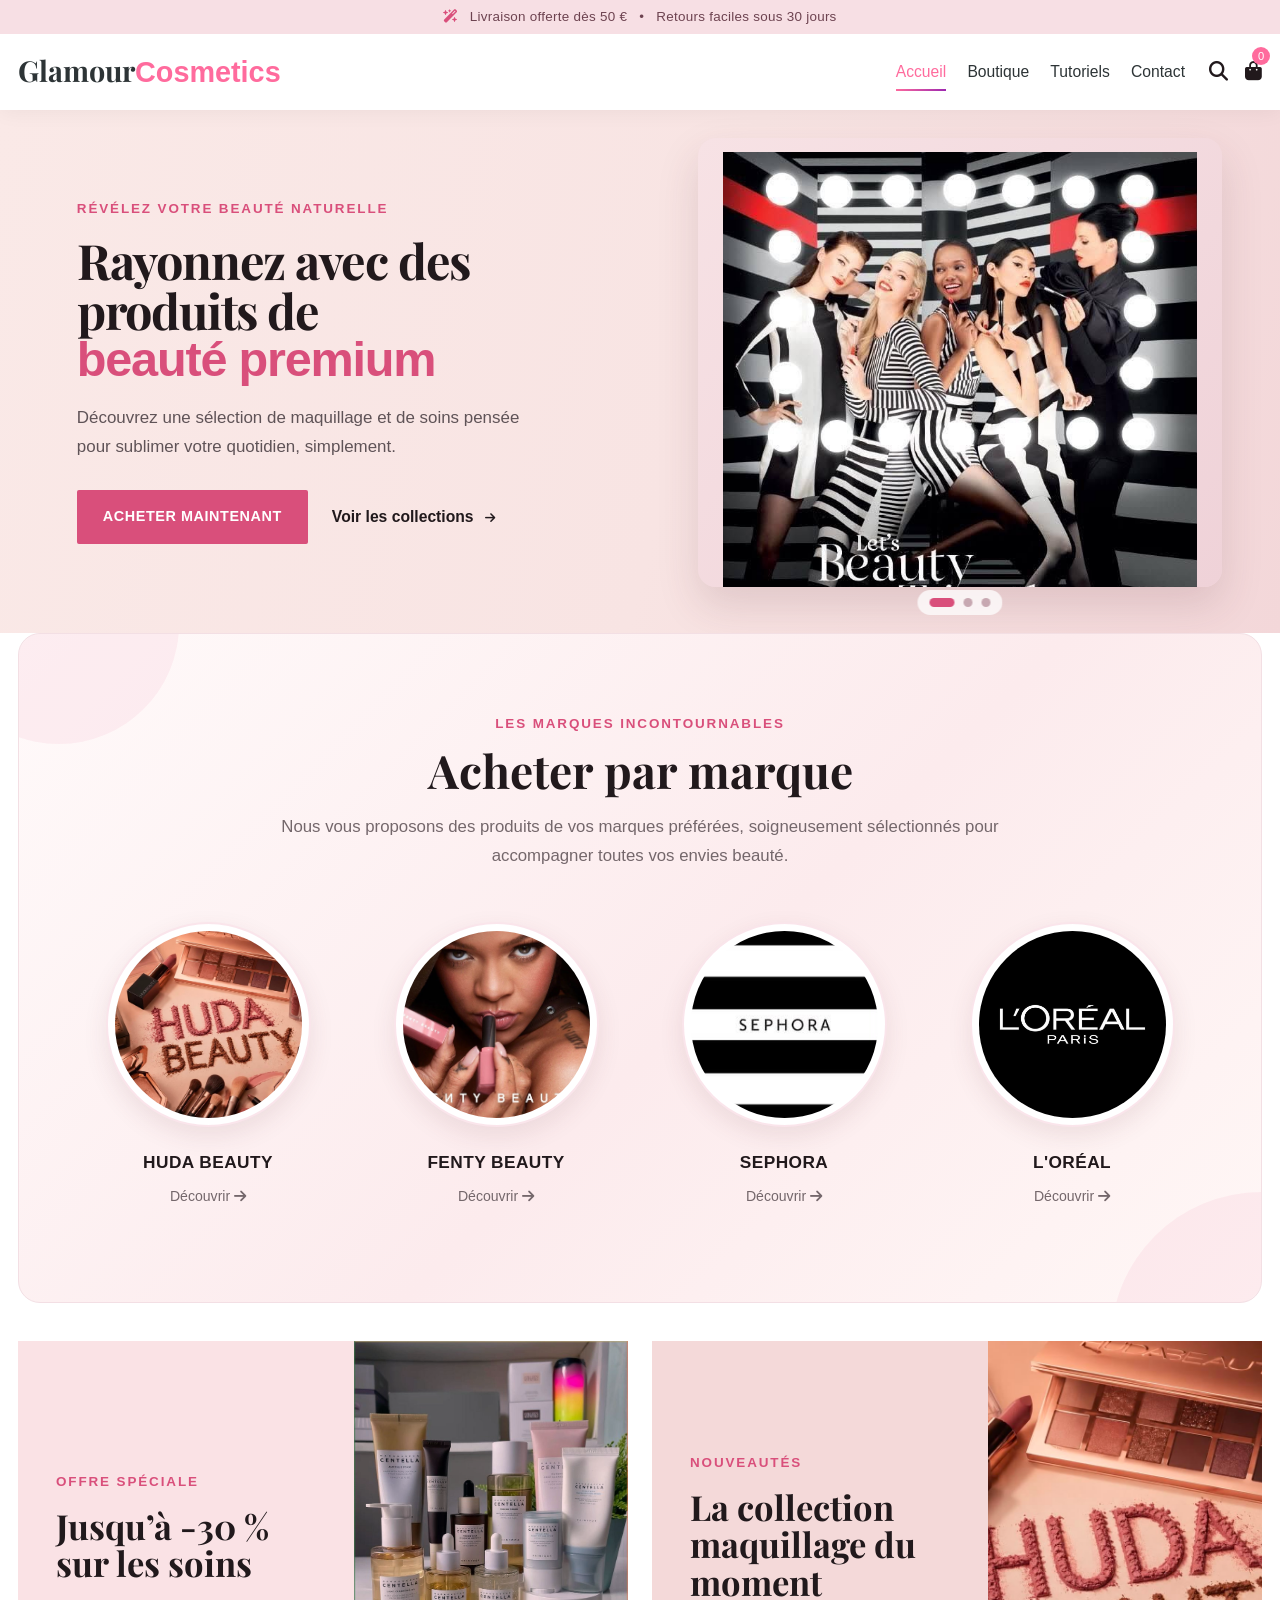
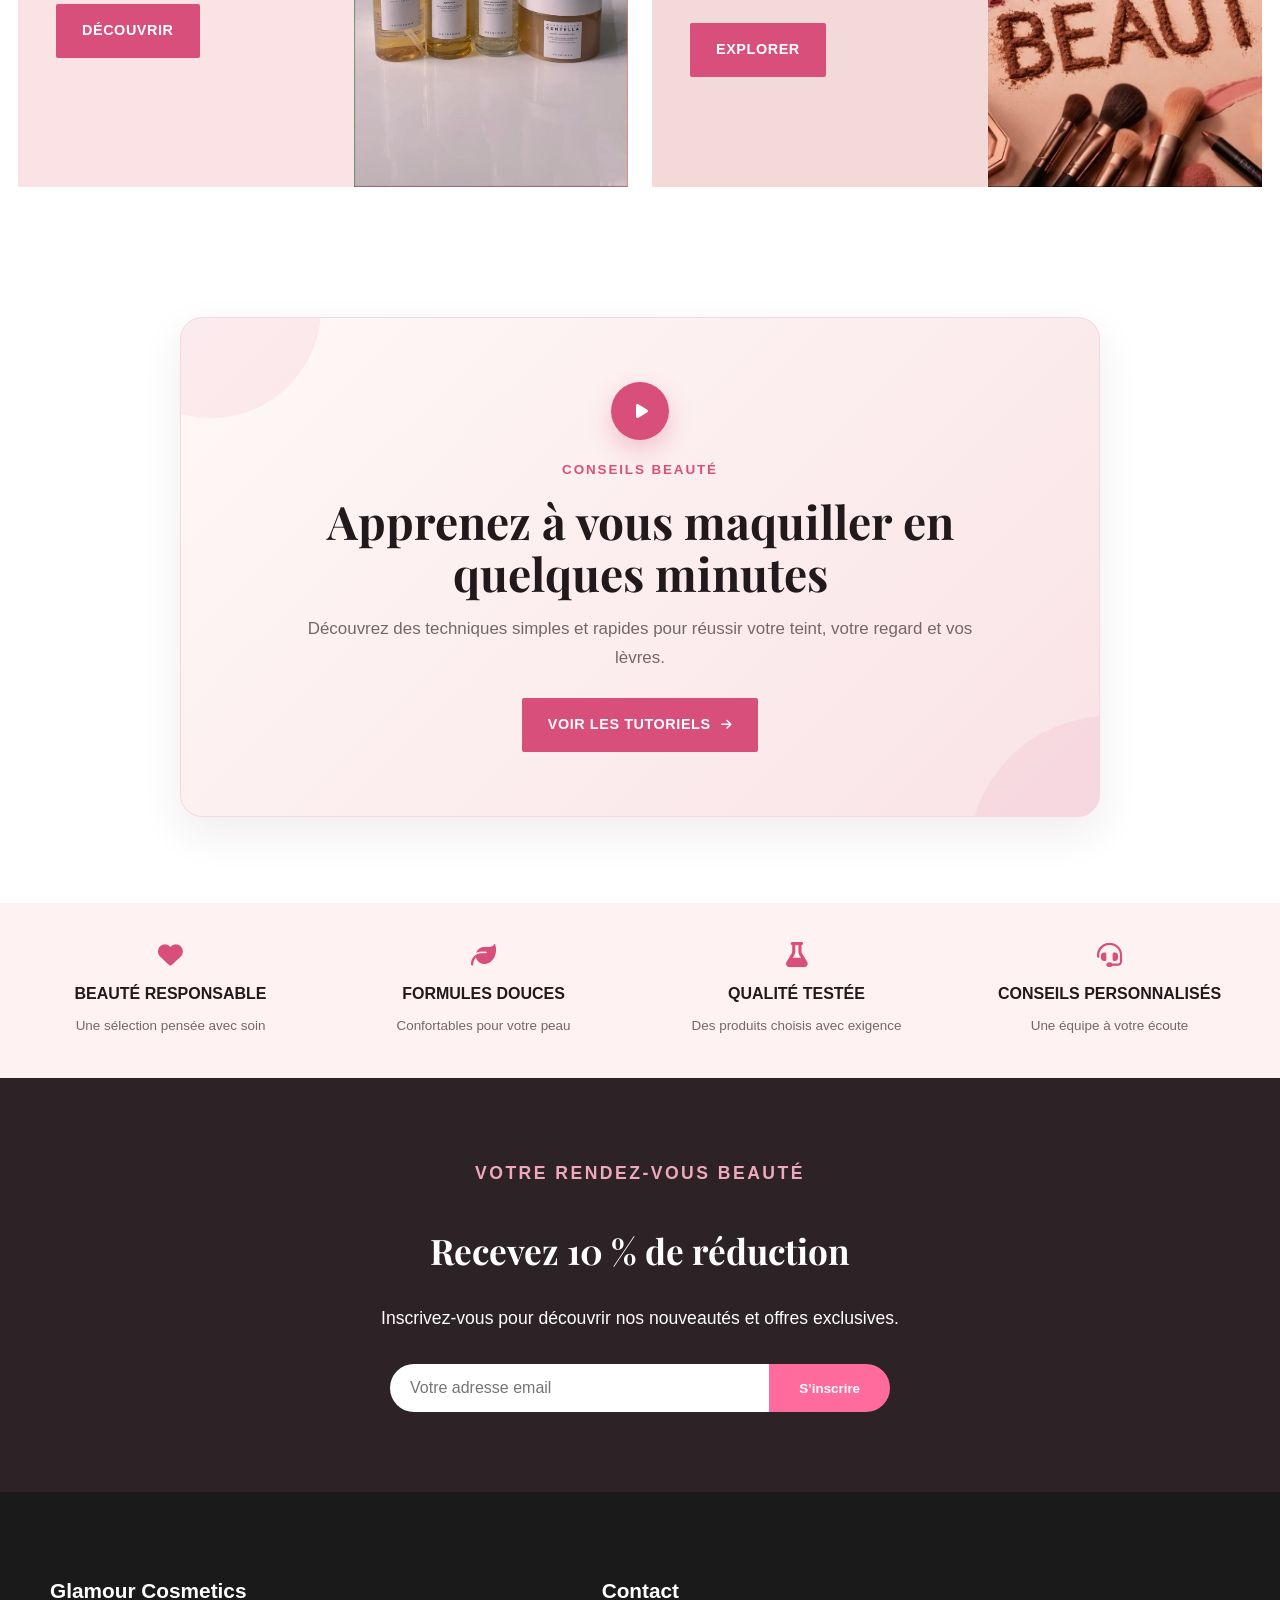
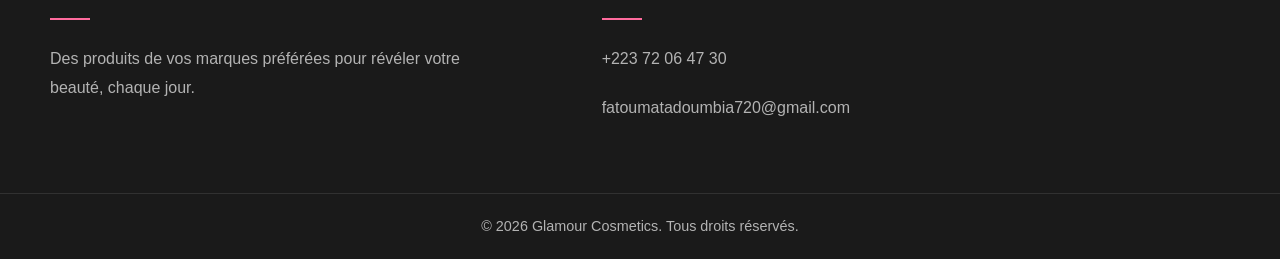
<file: index.html>
﻿<!DOCTYPE html>
<html lang="fr">
<head>
  <meta charset="UTF-8">
  <meta name="viewport" content="width=device-width, initial-scale=1.0">
  <meta name="description" content="Découvrez les essentiels maquillage et soins de Glamour Cosmetics.">
  <title>Glamour Cosmetics — Beauté, maquillage et soins</title>
  <link rel="preconnect" href="https://fonts.googleapis.com">
  <link rel="preconnect" href="https://fonts.gstatic.com" crossorigin>
  <link href="https://fonts.googleapis.com/css2?family=DM+Sans:wght@400;500;600;700&family=Playfair+Display:wght@500;600;700&display=swap" rel="stylesheet">
  <link rel="stylesheet" href="https://cdnjs.cloudflare.com/ajax/libs/font-awesome/6.4.0/css/all.min.css">
  <link rel="stylesheet" href="styles.css?v=20260713-home">
  <link rel="stylesheet" href="home.css?v=20260715-carousel-natural">
</head>
<body class="home-page">
  <div class="announcement-bar"><p><i class="fas fa-wand-magic-sparkles"></i> Livraison offerte dès 50 € <span>•</span> Retours faciles sous 30 jours</p></div>
  <header class="home-header">
    <nav aria-label="Navigation principale">
      <a href="index.html" class="logo">Glamour<span>Cosmetics</span></a>
      <div class="nav-links"><a href="index.html" class="active">Accueil</a><a href="boutique.html">Boutique</a><a href="tutoriels.html">Tutoriels</a><a href="contact.html">Contact</a></div>
      <div class="nav-icons"><a href="boutique.html#recherche" class="search-icon" aria-label="Rechercher un produit"><i class="fas fa-search"></i></a><a href="panier.html" class="cart-icon" aria-label="Voir le panier"><i class="fas fa-shopping-bag"></i><span class="cart-count">0</span></a></div>
      <div class="hamburger"><span></span><span></span><span></span></div>
    </nav>
  </header>
  <main>
    <section class="home-hero">
      <div class="home-hero-copy"><p class="eyebrow">Révélez votre beauté naturelle</p><h1>Rayonnez avec des produits de <em>beauté premium</em></h1><p class="hero-description">Découvrez une sélection de maquillage et de soins pensée pour sublimer votre quotidien, simplement.</p><div class="hero-actions"><a href="boutique.html" class="btn-primary">Acheter maintenant</a><a href="#categories" class="text-link">Voir les collections <i class="fas fa-arrow-right"></i></a></div></div>
      <div class="home-hero-visual hero-carousel" data-hero-carousel aria-label="Publicités de nos marques">
        <div class="hero-slides">
          <a class="hero-slide active" href="boutique.html#sephora" aria-label="Découvrir Sephora"><img src="images/home-pub-sephora.jpeg" alt="Campagne beauté Sephora"></a>
          <a class="hero-slide" href="boutique.html#fenty" aria-label="Découvrir Fenty Beauty"><img src="images/home-pub-fenty.jpeg" alt="Campagne Fenty Beauty"></a>
          <a class="hero-slide" href="boutique.html#huda" aria-label="Découvrir Huda Beauty"><img src="images/home-pub-huda.jpeg" alt="Campagne Huda Beauty"></a>
        </div>
        <div class="hero-carousel-dots" aria-label="Choisir une publicité">
          <button class="active" type="button" aria-label="Afficher Sephora" aria-current="true"></button>
          <button type="button" aria-label="Afficher Fenty Beauty"></button>
          <button type="button" aria-label="Afficher Huda Beauty"></button>
        </div>
      </div>
    </section>
    <section class="home-section categories-section" id="categories">
      <div class="section-heading centered"><p class="eyebrow">Les marques incontournables</p><h2>Acheter par marque</h2><p class="section-intro">Nous vous proposons des produits de vos marques préférées, soigneusement sélectionnés pour accompagner toutes vos envies beauté.</p></div>
      <div class="category-grid brand-grid"><a href="boutique.html#huda" class="category-card"><span><img src="images/huda-beauty.jpeg" alt="Collection Huda Beauty"></span><h3>Huda Beauty</h3><p>Découvrir <i class="fas fa-arrow-right"></i></p></a><a href="boutique.html#fenty" class="category-card"><span><img src="images/fenty-beauty.jpeg" alt="Collection Fenty Beauty"></span><h3>Fenty Beauty</h3><p>Découvrir <i class="fas fa-arrow-right"></i></p></a><a href="boutique.html#sephora" class="category-card"><span><img src="images/sephora.jpeg" alt="Collection Sephora"></span><h3>Sephora</h3><p>Découvrir <i class="fas fa-arrow-right"></i></p></a><a href="boutique.html#loreal" class="category-card"><span><img src="images/loreal.jpeg" alt="Collection L'Oréal Paris"></span><h3>L'Oréal</h3><p>Découvrir <i class="fas fa-arrow-right"></i></p></a></div>
    </section>
    <section class="home-promos home-section"><article class="promo-card"><div><p class="eyebrow">Offre spéciale</p><h2>Jusqu’à -30 % sur les soins</h2><a href="boutique.html" class="btn-primary">Découvrir</a></div><img src="images/skin csre.jpg" alt="Collection de soins en promotion"></article><article class="promo-card promo-makeup"><div><p class="eyebrow">Nouveautés</p><h2>La collection maquillage du moment</h2><a href="boutique.html" class="btn-primary">Explorer</a></div><img src="images/huda-beauty.jpeg" alt="Collection de maquillage Huda Beauty"></article></section>
    <section class="home-section beauty-story"><div class="tutorial-callout"><div class="tutorial-icon" aria-hidden="true"><i class="fas fa-play"></i></div><p class="eyebrow">Conseils beauté</p><h2>Apprenez à vous maquiller en quelques minutes</h2><p>Découvrez des techniques simples et rapides pour réussir votre teint, votre regard et vos lèvres.</p><a href="tutoriels.html" class="btn-primary">Voir les tutoriels <i class="fas fa-arrow-right"></i></a></div></section>
    <section class="values-strip"><article><i class="fas fa-heart"></i><h3>Beauté responsable</h3><p>Une sélection pensée avec soin</p></article><article><i class="fas fa-leaf"></i><h3>Formules douces</h3><p>Confortables pour votre peau</p></article><article><i class="fas fa-flask"></i><h3>Qualité testée</h3><p>Des produits choisis avec exigence</p></article><article><i class="fas fa-headset"></i><h3>Conseils personnalisés</h3><p>Une équipe à votre écoute</p></article></section>
    <section class="newsletter home-newsletter" id="newsletter"><div class="newsletter-content"><p class="eyebrow">Votre rendez-vous beauté</p><h2>Recevez 10 % de réduction</h2><p>Inscrivez-vous pour découvrir nos nouveautés et offres exclusives.</p><form id="newsletter-form"><label class="sr-only" for="newsletter-email">Votre adresse email</label><input id="newsletter-email" type="email" placeholder="Votre adresse email" required><button type="submit">S’inscrire</button></form></div></section>
  </main>
  <footer class="footer-minimal"><div class="footer-content"><div class="footer-section"><h3>Glamour Cosmetics</h3><p>Des produits de vos marques préférées pour révéler votre beauté, chaque jour.</p></div><div class="footer-section"><h3>Contact</h3><p><a href="tel:+22372064730">+223 72 06 47 30</a></p><p><a href="mailto:fatoumatadoumbia720@gmail.com">fatoumatadoumbia720@gmail.com</a></p></div></div><div class="footer-bottom"><p>&copy; 2026 Glamour Cosmetics. Tous droits réservés.</p></div></footer>
  <script src="script.js?v=20260716-cart-buttons"></script>
</body>
</html>
</file>
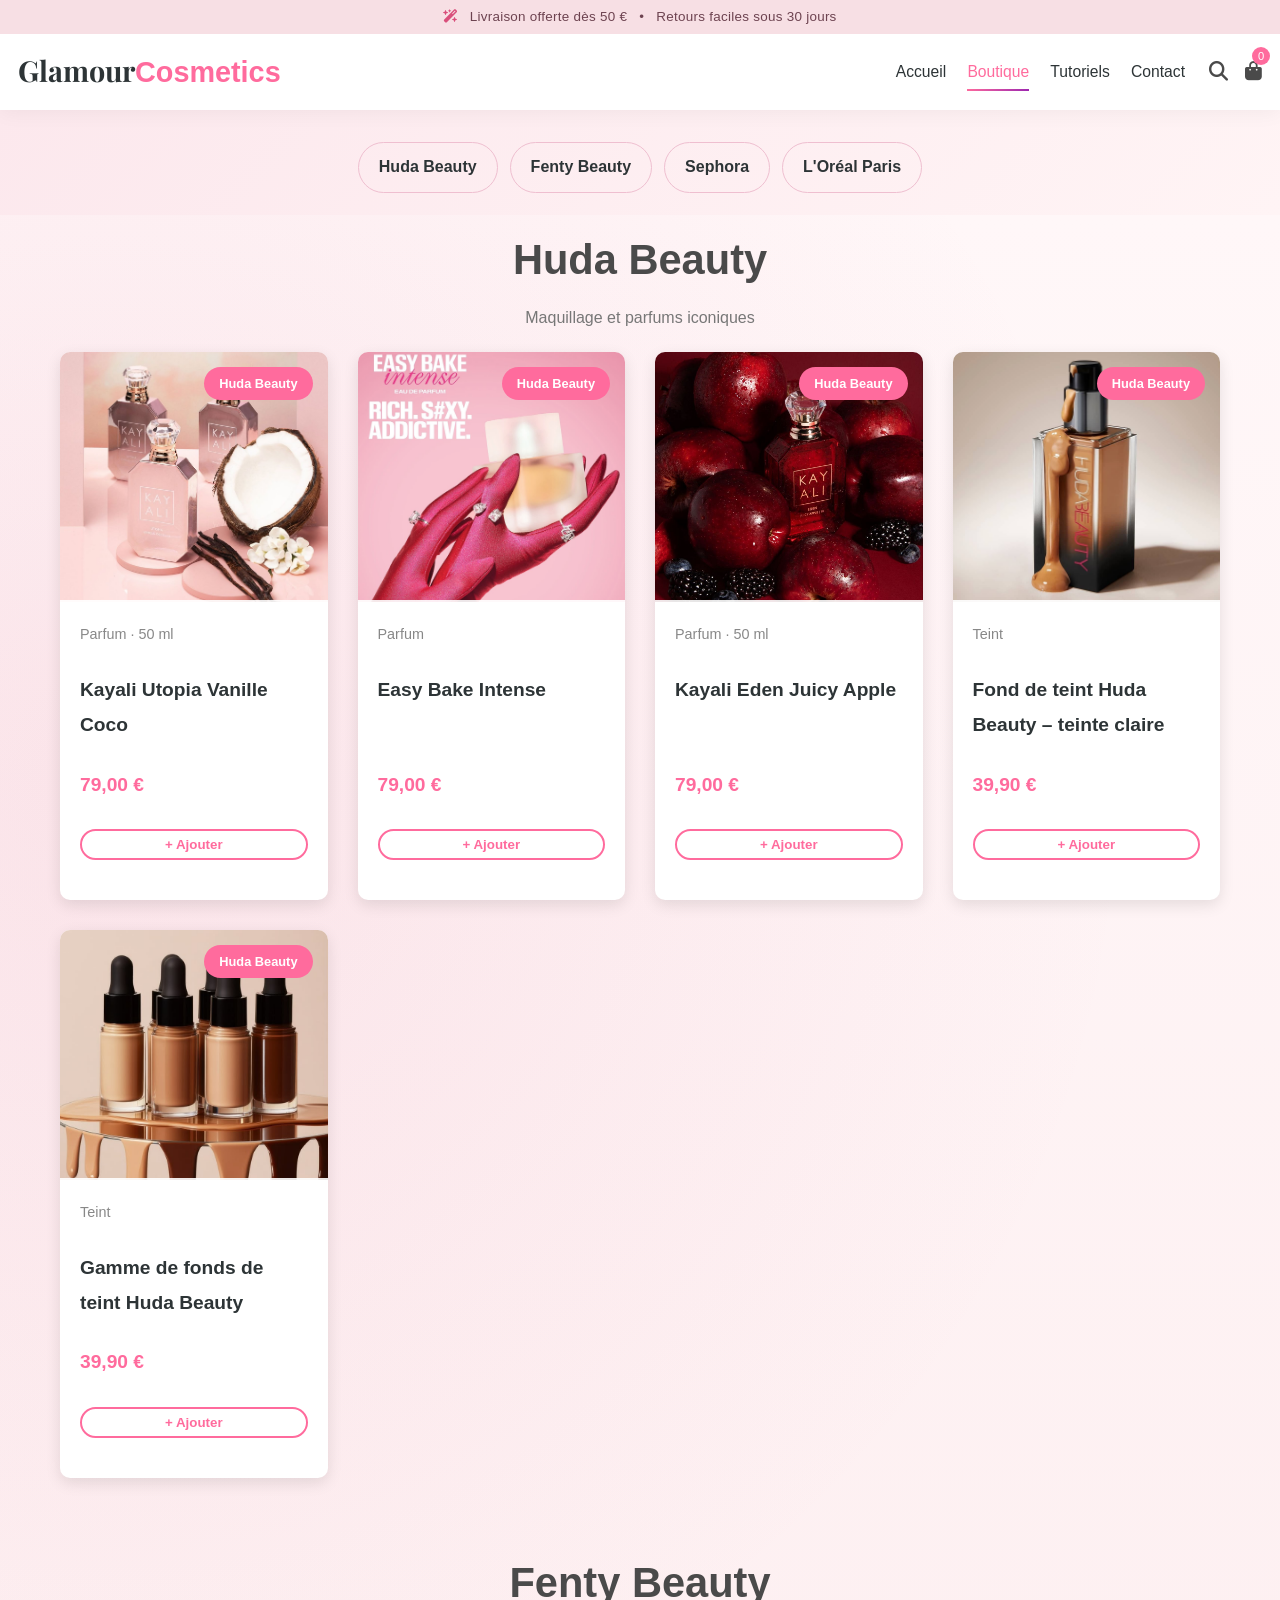
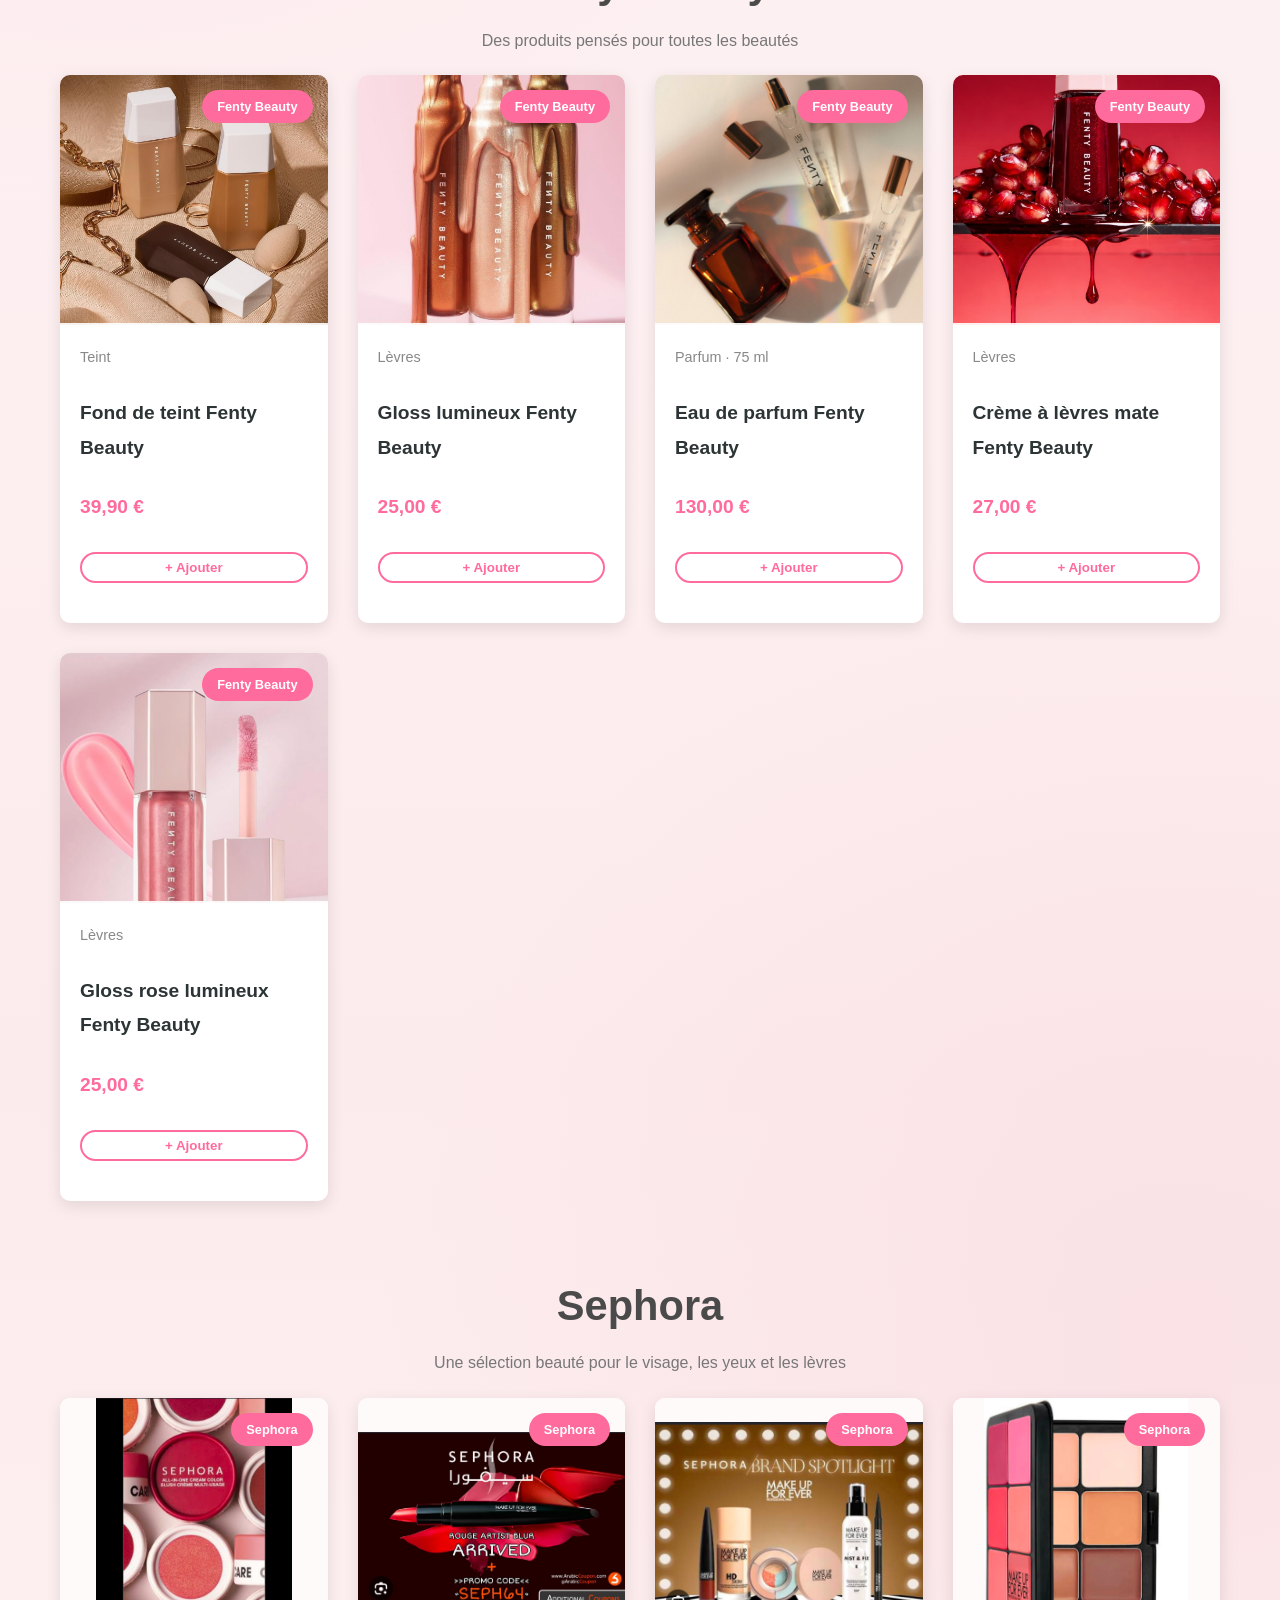
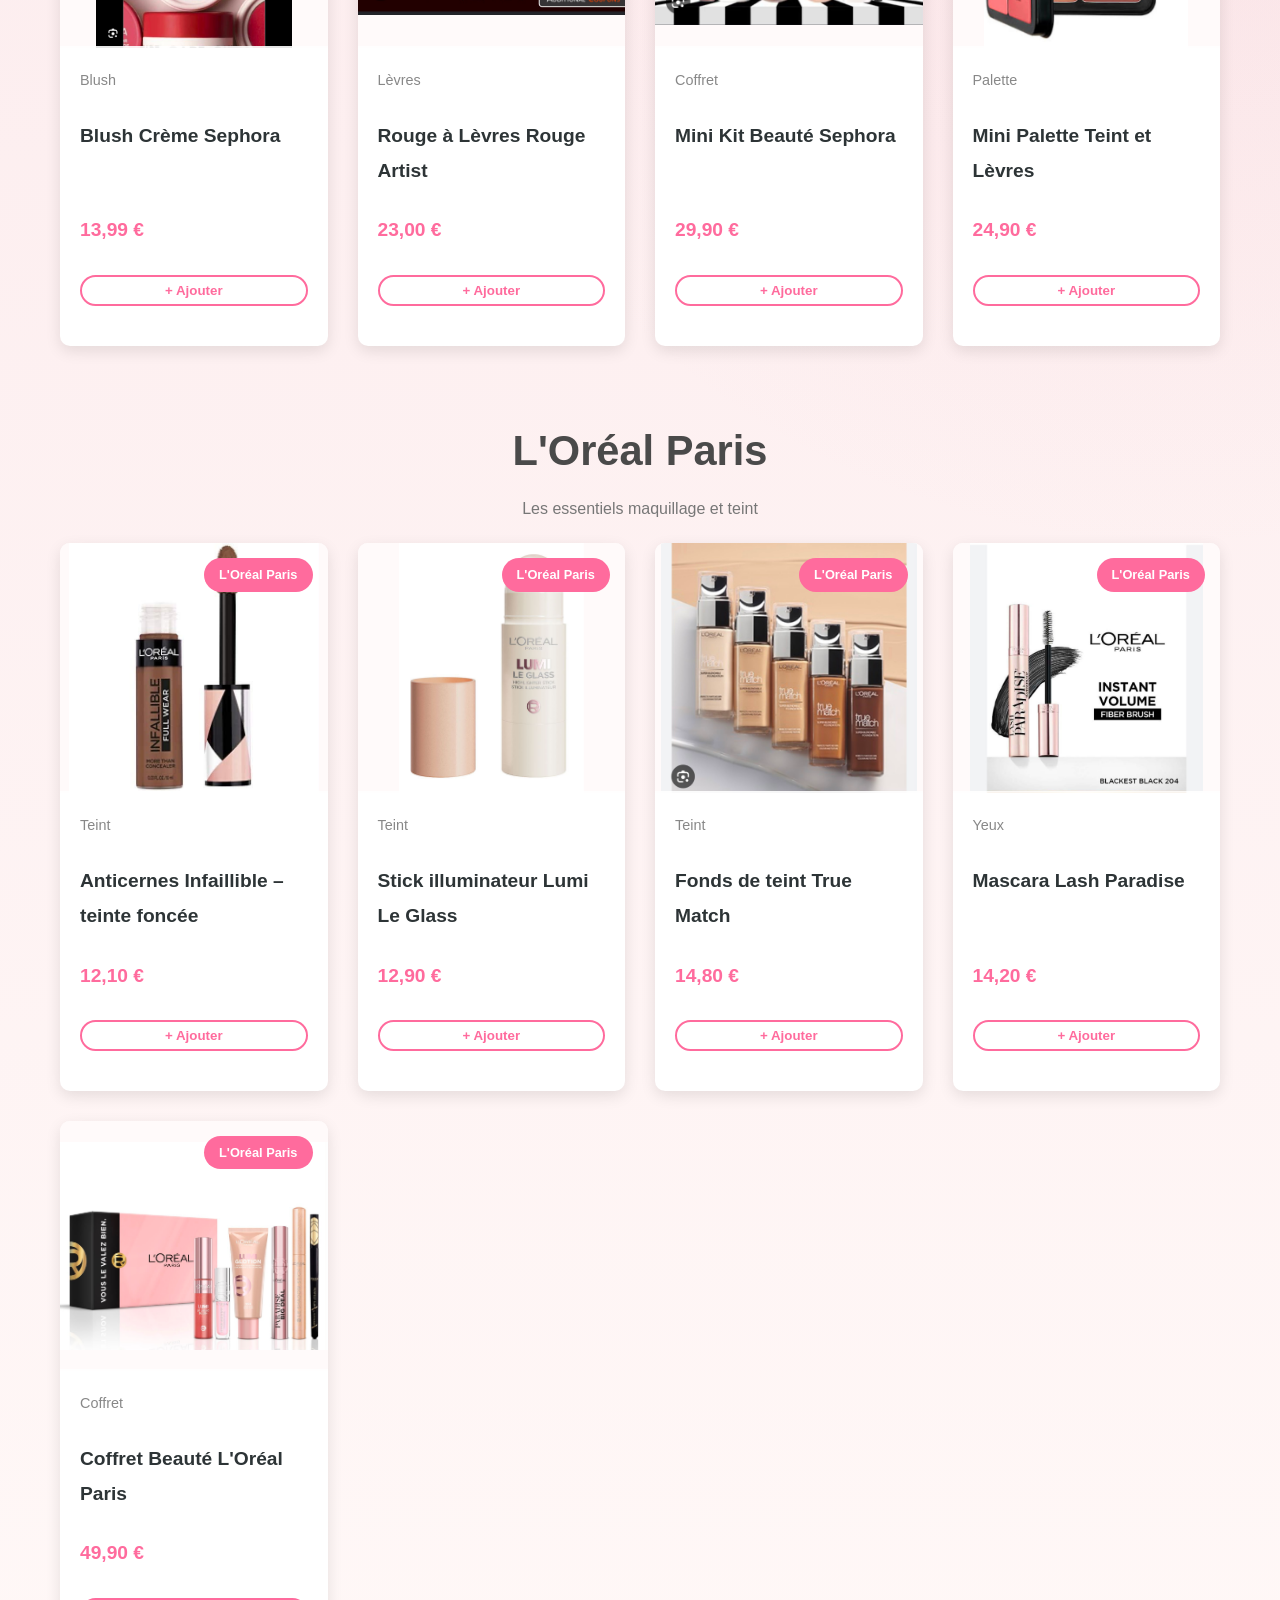
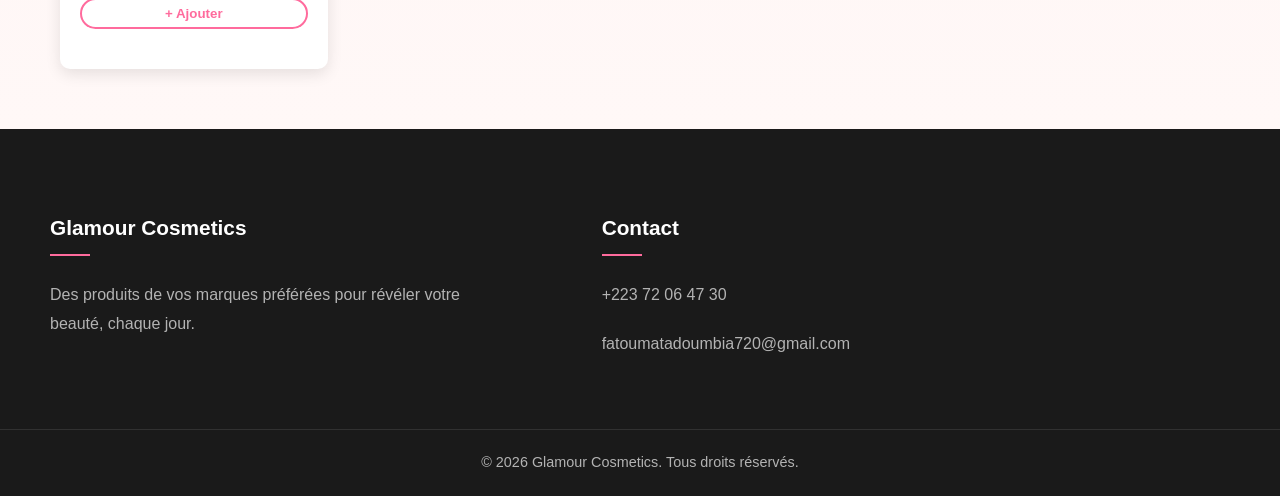
<file: boutique.html>
<!DOCTYPE html>
<html lang="fr">
<head>
    <meta charset="UTF-8">
    <meta name="viewport" content="width=device-width, initial-scale=1.0">
    <title>Boutique - Glamour Cosmetics</title>
    <link rel="preconnect" href="https://fonts.googleapis.com">
    <link rel="preconnect" href="https://fonts.gstatic.com" crossorigin>
    <link href="https://fonts.googleapis.com/css2?family=DM+Sans:wght@400;500;600;700&family=Playfair+Display:wght@500;600;700&display=swap" rel="stylesheet">
    <link rel="stylesheet" href="https://cdnjs.cloudflare.com/ajax/libs/font-awesome/6.4.0/css/all.min.css">
    <link rel="stylesheet" href="styles.css">
    <link rel="stylesheet" href="home.css?v=20260715-header">
    <style>
        .boutique-page {
            padding-top: 108px;
            background: #fff7f8;
        }
        
        
        .filters {
            background-color: #f8f9fa;
            padding: 20px 0;
            margin-bottom: 0;
        }

        .brand-nav {
            display: flex;
            justify-content: center;
            flex-wrap: wrap;
            width: 100%;
            max-width: none;
            margin: 0;
            box-sizing: border-box;
            gap: 12px;
            padding: 34px 20px 22px;
            background: linear-gradient(135deg, #fce8ed, #fff4f5);
        }

        .brand-nav a {
            padding: 10px 20px;
            border: 1px solid #efbfd0;
            border-radius: 999px;
            color: var(--dark-color);
            font-weight: 600;
            transition: var(--transition);
        }

        .brand-nav a:hover {
            color: white;
            background: var(--primary-color);
            border-color: var(--primary-color);
            transform: translateY(-2px);
        }

        .shop-catalog {
            display: flex;
            flex-direction: column;
            background:
                radial-gradient(circle at 8% 12%, rgba(217, 79, 123, 0.10), transparent 24%),
                radial-gradient(circle at 92% 58%, rgba(232, 151, 167, 0.13), transparent 27%),
                linear-gradient(180deg, #fff7f8 0%, #fcebed 52%, #fff8f7 100%);
        }

        .brand-section {
            scroll-margin-top: 95px;
        }

        .brand-huda { order: 1; }
        .brand-fenty { order: 2; }
        .brand-sephora { order: 3; }
        .brand-loreal { order: 4; }

        .brand-heading {
            max-width: 1160px;
            margin: 8px auto 20px;
            padding: 0 20px;
            text-align: center;
        }

        .brand-heading h2 {
            font-size: clamp(1.8rem, 4vw, 2.6rem);
            margin-bottom: 6px;
        }

        .brand-heading p {
            color: #777;
        }
        
        .filter-container {
            max-width: 1200px;
            margin: 0 auto;
            padding: 0 20px;
            display: flex;
            flex-wrap: wrap;
            gap: 15px;
            align-items: center;
        }
        
        .filter-group {
            margin-right: 20px;
        }
        
        .filter-group label {
            margin-right: 10px;
            font-weight: 500;
        }
        
        select, input[type="text"], input[type="search"] {
            padding: 8px 15px;
            border: 1px solid #ddd;
            border-radius: 20px;
            outline: none;
        }
        
        .filter-button {
            background-color: var(--primary-color);
            color: white;
            border: none;
            padding: 8px 20px;
            border-radius: 20px;
            cursor: pointer;
            transition: var(--transition);
        }
        
        .filter-button:hover {
            background-color: #ff4d8d;
        }
        
        .shop-grid {
            display: grid;
            grid-template-columns: repeat(auto-fill, minmax(250px, 1fr));
            gap: 30px;
            padding: 0 20px;
            max-width: 1200px;
            margin: 0 auto 60px;
        }
        
        .product-card {
            display: flex;
            flex-direction: column;
            background: white;
            border-radius: 10px;
            overflow: hidden;
            box-shadow: 0 5px 15px rgba(0, 0, 0, 0.1);
            transition: var(--transition);
            position: relative;
        }
        
        .product-card:hover {
            transform: translateY(-10px);
            box-shadow: 0 15px 30px rgba(0, 0, 0, 0.15);
        }
        
        .product-badge {
            position: absolute;
            top: 15px;
            right: 15px;
            background: var(--primary-color);
            color: white;
            padding: 5px 15px;
            border-radius: 20px;
            font-size: 0.8rem;
            font-weight: 600;
            z-index: 1;
        }
        
        .product-image {
            position: relative;
            overflow: hidden;
            height: 250px;
        }
        
        .product-image img {
            width: 100%;
            height: 100%;
            object-fit: cover;
            transition: transform 0.5s ease;
        }

        .product-card[data-brand="loreal"] .product-image img,
        .product-card[data-brand="sephora"] .product-image img {
            object-fit: contain;
            background: #fffafa;
        }
        
        .product-card:hover .product-image img {
            transform: scale(1.05);
        }
        
        .quick-view {
            position: absolute;
            bottom: -50px;
            left: 0;
            width: 100%;
            background: rgba(255, 255, 255, 0.9);
            padding: 10px;
            text-align: center;
            transition: bottom 0.3s ease;
        }
        
        .product-card:hover .quick-view {
            bottom: 0;
        }
        
        .quick-view-btn {
            background: var(--primary-color);
            color: white;
            border: none;
            padding: 8px 15px;
            border-radius: 20px;
            cursor: pointer;
            font-size: 0.9rem;
            transition: var(--transition);
        }
        
        .quick-view-btn:hover {
            background: #ff4d8d;
        }
        
        .product-info {
            display: flex;
            flex: 1;
            flex-direction: column;
            padding: 20px;
        }
        
        .product-category {
            color: #888;
            font-size: 0.9rem;
            margin-bottom: 5px;
        }
        
        .product-title {
            font-size: 1.1rem;
            margin-bottom: 10px;
            color: var(--dark-color);
        }
        
        .product-price {
            display: flex;
            flex-direction: column;
            align-items: stretch;
            gap: 12px;
            margin-top: auto;
            padding-top: 15px;
        }
        
        .price {
            font-size: 1.2rem;
            font-weight: 700;
            color: var(--primary-color);
        }

        .product-status {
            color: var(--primary-color);
            font-size: 0.95rem;
            font-weight: 700;
        }
        
        .old-price {
            text-decoration: line-through;
            color: #999;
            font-size: 0.9rem;
            margin-left: 10px;
        }
        
        .add-to-cart {
            width: 100%;
            background: transparent;
            border: 2px solid var(--primary-color);
            color: var(--primary-color);
            padding: 6px 15px;
            border-radius: 20px;
            cursor: pointer;
            font-weight: 600;
            transition: var(--transition);
        }
        
        .add-to-cart:hover {
            background: var(--primary-color);
            color: white;
        }
        
        .pagination {
            display: flex;
            justify-content: center;
            margin: 50px 0;
            gap: 10px;
        }
        
        .page-link {
            display: flex;
            align-items: center;
            justify-content: center;
            width: 40px;
            height: 40px;
            border: 1px solid #ddd;
            color: #333;
            text-decoration: none;
            border-radius: 5px;
            transition: var(--transition);
        }
        
        .page-link:hover, .page-link.active {
            background: var(--primary-color);
            color: white;
            border-color: var(--primary-color);
        }
        
        @media (max-width: 768px) {
            .boutique-page {
                padding-top: 101px;
            }

            .filter-container {
                flex-direction: column;
                align-items: flex-start;
            }
            
            .filter-group {
                margin-bottom: 10px;
                width: 100%;
            }
            
            select, input[type="text"], input[type="search"] {
                width: 100%;
            }
        }
    </style>
</head>
<body class="boutique-page">
    <div class="announcement-bar"><p><i class="fas fa-wand-magic-sparkles"></i> Livraison offerte dès 50 € <span>•</span> Retours faciles sous 30 jours</p></div>
    <header class="home-header">
        <nav aria-label="Navigation principale">
            <a href="index.html" class="logo">Glamour<span>Cosmetics</span></a>
            <div class="nav-links">
                <a href="index.html">Accueil</a>
                <a href="boutique.html" class="active">Boutique</a>
                <a href="tutoriels.html">Tutoriels</a>
                <a href="contact.html">Contact</a>
            </div>
            <div class="nav-icons">
                <a href="#recherche" class="search-icon" aria-label="Rechercher un produit"><i class="fas fa-search"></i></a>
                <a href="panier.html" class="cart-icon" aria-label="Voir le panier"><i class="fas fa-shopping-bag"></i><span class="cart-count">0</span></a>
            </div>
            <div class="hamburger">
                <span></span>
                <span></span>
                <span></span>
            </div>
        </nav>
    </header>

    <nav class="brand-nav" aria-label="Marques de la boutique">
        <a href="#huda">Huda Beauty</a>
        <a href="#fenty">Fenty Beauty</a>
        <a href="#sephora">Sephora</a>
        <a href="#loreal">L'Oréal Paris</a>
    </nav>

    <p id="result-count" class="search-results-summary" aria-live="polite" hidden></p>

    <main class="shop-catalog">
    <section class="brand-section brand-huda" id="huda">
        <div class="brand-heading"><h2>Huda Beauty</h2><p>Maquillage et parfums iconiques</p></div>
        <div class="shop-grid">
        <!-- Collection Huda Beauty -->
        <div class="product-card" data-product-id="huda-kayali-utopia" data-brand="huda" data-category="parfums" data-price="0">
            <div class="product-badge">Huda Beauty</div>
            <div class="product-image"><img src="images/huda-kayali-utopia.jpeg" alt="Parfum Kayali Utopia Vanille Coco"><div class="quick-view"><button class="quick-view-btn">Aperçu rapide</button></div></div>
            <div class="product-info"><div class="product-category">Parfum · 50 ml</div><h3 class="product-title">Kayali Utopia Vanille Coco</h3><div class="product-price"><span class="price">79,00 €</span></div></div>
        </div>

        <div class="product-card" data-product-id="huda-easy-bake-parfum" data-brand="huda" data-category="parfums" data-price="0">
            <div class="product-badge">Huda Beauty</div>
            <div class="product-image"><img src="images/huda-easy-bake-parfum.jpeg" alt="Parfum Easy Bake Intense Huda Beauty"><div class="quick-view"><button class="quick-view-btn">Aperçu rapide</button></div></div>
            <div class="product-info"><div class="product-category">Parfum</div><h3 class="product-title">Easy Bake Intense</h3><div class="product-price"><span class="price">79,00 €</span></div></div>
        </div>

        <div class="product-card" data-product-id="huda-kayali-eden" data-brand="huda" data-category="parfums" data-price="0">
            <div class="product-badge">Huda Beauty</div>
            <div class="product-image"><img src="images/huda-kayali-eden.jpeg" alt="Parfum Kayali Eden Juicy Apple"><div class="quick-view"><button class="quick-view-btn">Aperçu rapide</button></div></div>
            <div class="product-info"><div class="product-category">Parfum · 50 ml</div><h3 class="product-title">Kayali Eden Juicy Apple</h3><div class="product-price"><span class="price">79,00 €</span></div></div>
        </div>

        <div class="product-card" data-product-id="huda-fond-teint-clair" data-brand="huda" data-category="visage" data-price="0">
            <div class="product-badge">Huda Beauty</div>
            <div class="product-image"><img src="images/huda-fond-teint-clair.jpeg" alt="Fond de teint clair Huda Beauty"><div class="quick-view"><button class="quick-view-btn">Aperçu rapide</button></div></div>
            <div class="product-info"><div class="product-category">Teint</div><h3 class="product-title">Fond de teint Huda Beauty – teinte claire</h3><div class="product-price"><span class="price">39,90 €</span></div></div>
        </div>

        <div class="product-card" data-product-id="huda-gamme-fonds-teint" data-brand="huda" data-category="visage" data-price="0">
            <div class="product-badge">Huda Beauty</div>
            <div class="product-image"><img src="images/huda-fonds-teint-gamme.jpeg" alt="Gamme de fonds de teint Huda Beauty"><div class="quick-view"><button class="quick-view-btn">Aperçu rapide</button></div></div>
            <div class="product-info"><div class="product-category">Teint</div><h3 class="product-title">Gamme de fonds de teint Huda Beauty</h3><div class="product-price"><span class="price">39,90 €</span></div></div>
        </div>

        </div>
    </section>

    <section class="brand-section brand-fenty" id="fenty">
        <div class="brand-heading"><h2>Fenty Beauty</h2><p>Des produits pensés pour toutes les beautés</p></div>
        <div class="shop-grid">
        <!-- Collection Fenty Beauty -->
        <div class="product-card" data-product-id="fenty-fond-de-teint" data-brand="fenty" data-category="visage" data-price="0">
            <div class="product-badge">Fenty Beauty</div>
            <div class="product-image">
                <img src="images/fenty-foundation.jpeg" alt="Fonds de teint Fenty Beauty">
                <div class="quick-view">
                    <button class="quick-view-btn">Aperçu rapide</button>
                </div>
            </div>
            <div class="product-info">
                <div class="product-category">Teint</div>
                <h3 class="product-title">Fond de teint Fenty Beauty</h3>
                <div class="product-price">
                    <span class="price">39,90 €</span>
                </div>
            </div>
        </div>

        <div class="product-card" data-product-id="fenty-gloss-lumineux" data-brand="fenty" data-category="levres" data-price="0">
            <div class="product-badge">Fenty Beauty</div>
            <div class="product-image">
                <img src="images/fenty-glow.jpeg" alt="Gloss lumineux Fenty Beauty">
                <div class="quick-view">
                    <button class="quick-view-btn">Aperçu rapide</button>
                </div>
            </div>
            <div class="product-info">
                <div class="product-category">Lèvres</div>
                <h3 class="product-title">Gloss lumineux Fenty Beauty</h3>
                <div class="product-price">
                    <span class="price">25,00 €</span>
                </div>
            </div>
        </div>

        <div class="product-card" data-product-id="fenty-parfum" data-brand="fenty" data-category="parfums" data-price="0">
            <div class="product-badge">Fenty Beauty</div>
            <div class="product-image"><img src="images/fenty-parfum.jpeg" alt="Eau de parfum Fenty Beauty"><div class="quick-view"><button class="quick-view-btn">Aperçu rapide</button></div></div>
            <div class="product-info"><div class="product-category">Parfum · 75 ml</div><h3 class="product-title">Eau de parfum Fenty Beauty</h3><div class="product-price"><span class="price">130,00 €</span></div></div>
        </div>

        <div class="product-card" data-product-id="fenty-creme-levres" data-brand="fenty" data-category="levres" data-price="0">
            <div class="product-badge">Fenty Beauty</div>
            <div class="product-image"><img src="images/fenty-creme-levres.jpeg" alt="Crème à lèvres mate Fenty Beauty"><div class="quick-view"><button class="quick-view-btn">Aperçu rapide</button></div></div>
            <div class="product-info"><div class="product-category">Lèvres</div><h3 class="product-title">Crème à lèvres mate Fenty Beauty</h3><div class="product-price"><span class="price">27,00 €</span></div></div>
        </div>

        <div class="product-card" data-product-id="fenty-gloss-rose" data-brand="fenty" data-category="levres" data-price="0">
            <div class="product-badge">Fenty Beauty</div>
            <div class="product-image"><img src="images/fenty-gloss-rose.jpeg" alt="Gloss rose Fenty Beauty"><div class="quick-view"><button class="quick-view-btn">Aperçu rapide</button></div></div>
            <div class="product-info"><div class="product-category">Lèvres</div><h3 class="product-title">Gloss rose lumineux Fenty Beauty</h3><div class="product-price"><span class="price">25,00 €</span></div></div>
        </div>

        </div>
    </section>

    <section class="brand-section brand-loreal" id="loreal">
        <div class="brand-heading"><h2>L'Oréal Paris</h2><p>Les essentiels maquillage et teint</p></div>
        <div class="shop-grid">
        <!-- Collection L'Oréal Paris -->
        <div class="product-card" data-product-id="loreal-infaillible-fonce" data-brand="loreal" data-category="visage" data-price="0">
            <div class="product-badge">L'Oréal Paris</div>
            <div class="product-image"><img src="images/loreal-infaillible-fonce.jpeg" alt="Anticernes Infaillible Full Wear teinte foncée"><div class="quick-view"><button class="quick-view-btn">Aperçu rapide</button></div></div>
            <div class="product-info"><div class="product-category">Teint</div><h3 class="product-title">Anticernes Infaillible – teinte foncée</h3><div class="product-price"><span class="price">12,10 €</span></div></div>
        </div>

        <div class="product-card" data-product-id="loreal-lumi-highlighter" data-brand="loreal" data-category="visage" data-price="0">
            <div class="product-badge">L'Oréal Paris</div>
            <div class="product-image"><img src="images/loreal-lumi-highlighter.jpeg" alt="Stick illuminateur Lumi Le Glass L'Oréal Paris"><div class="quick-view"><button class="quick-view-btn">Aperçu rapide</button></div></div>
            <div class="product-info"><div class="product-category">Teint</div><h3 class="product-title">Stick illuminateur Lumi Le Glass</h3><div class="product-price"><span class="price">12,90 €</span></div></div>
        </div>

        <div class="product-card" data-product-id="loreal-true-match" data-brand="loreal" data-category="visage" data-price="0">
            <div class="product-badge">L'Oréal Paris</div>
            <div class="product-image"><img src="images/loreal-true-match-foundations.jpeg" alt="Gamme de fonds de teint True Match L'Oréal Paris"><div class="quick-view"><button class="quick-view-btn">Aperçu rapide</button></div></div>
            <div class="product-info"><div class="product-category">Teint</div><h3 class="product-title">Fonds de teint True Match</h3><div class="product-price"><span class="price">14,80 €</span></div></div>
        </div>

        <div class="product-card" data-product-id="loreal-mascara-paradise" data-brand="loreal" data-category="yeux" data-price="0">
            <div class="product-badge">L'Oréal Paris</div>
            <div class="product-image"><img src="images/loreal-mascara-paradise.jpeg" alt="Mascara Lash Paradise L'Oréal Paris"><div class="quick-view"><button class="quick-view-btn">Aperçu rapide</button></div></div>
            <div class="product-info"><div class="product-category">Yeux</div><h3 class="product-title">Mascara Lash Paradise</h3><div class="product-price"><span class="price">14,20 €</span></div></div>
        </div>

        <div class="product-card" data-product-id="loreal-coffret-beaute" data-brand="loreal" data-category="visage" data-price="0">
            <div class="product-badge">L'Oréal Paris</div>
            <div class="product-image"><img src="images/loreal-beauty-kit.jpeg" alt="Coffret beauté L'Oréal Paris"><div class="quick-view"><button class="quick-view-btn">Aperçu rapide</button></div></div>
            <div class="product-info"><div class="product-category">Coffret</div><h3 class="product-title">Coffret Beauté L'Oréal Paris</h3><div class="product-price"><span class="price">49,90 €</span></div></div>
        </div>

        </div>
    </section>

    <section class="brand-section brand-sephora" id="sephora">
        <div class="brand-heading"><h2>Sephora</h2><p>Une sélection beauté pour le visage, les yeux et les lèvres</p></div>
        <div class="shop-grid">
        <div class="product-card" data-product-id="sephora-blush-creme" data-brand="sephora" data-category="visage" data-price="0">
            <div class="product-badge">Sephora</div>
            <div class="product-image"><img src="images/sephora-blush.jpeg" alt="Blush crème Sephora"><div class="quick-view"><button class="quick-view-btn">Aperçu rapide</button></div></div>
            <div class="product-info"><div class="product-category">Blush</div><h3 class="product-title">Blush Crème Sephora</h3><div class="product-price"><span class="price">13,99 €</span></div></div>
        </div>

        <div class="product-card" data-product-id="sephora-rouge-artist" data-brand="sephora" data-category="levres" data-price="0">
            <div class="product-badge">Sephora</div>
            <div class="product-image"><img src="images/sephora-rouge-artist.jpeg" alt="Rouge à lèvres Rouge Artist disponible chez Sephora"><div class="quick-view"><button class="quick-view-btn">Aperçu rapide</button></div></div>
            <div class="product-info"><div class="product-category">Lèvres</div><h3 class="product-title">Rouge à Lèvres Rouge Artist</h3><div class="product-price"><span class="price">23,00 €</span></div></div>
        </div>

        <div class="product-card" data-product-id="sephora-mini-kit" data-brand="sephora" data-category="visage" data-price="0">
            <div class="product-badge">Sephora</div>
            <div class="product-image"><img src="images/sephora-mini-kit.jpeg" alt="Mini kit beauté Sephora"><div class="quick-view"><button class="quick-view-btn">Aperçu rapide</button></div></div>
            <div class="product-info"><div class="product-category">Coffret</div><h3 class="product-title">Mini Kit Beauté Sephora</h3><div class="product-price"><span class="price">29,90 €</span></div></div>
        </div>

        <div class="product-card" data-product-id="sephora-mini-palette" data-brand="sephora" data-category="visage" data-price="0">
            <div class="product-badge">Sephora</div>
            <div class="product-image"><img src="images/sephora-mini-palette.jpeg" alt="Mini palette teint et lèvres Sephora"><div class="quick-view"><button class="quick-view-btn">Aperçu rapide</button></div></div>
            <div class="product-info"><div class="product-category">Palette</div><h3 class="product-title">Mini Palette Teint et Lèvres</h3><div class="product-price"><span class="price">24,90 €</span></div></div>
        </div>

        </div>
    </section>
    </main>

    <footer class="footer-minimal"><div class="footer-content"><div class="footer-section"><h3>Glamour Cosmetics</h3><p>Des produits de vos marques préférées pour révéler votre beauté, chaque jour.</p></div><div class="footer-section"><h3>Contact</h3><p><a href="tel:+22372064730">+223 72 06 47 30</a></p><p><a href="mailto:fatoumatadoumbia720@gmail.com">fatoumatadoumbia720@gmail.com</a></p></div></div><div class="footer-bottom"><p>&copy; 2026 Glamour Cosmetics. Tous droits réservés.</p></div></footer>

    <script src="script.js?v=20260716-cart-buttons"></script>
</body>
</html>
</file>
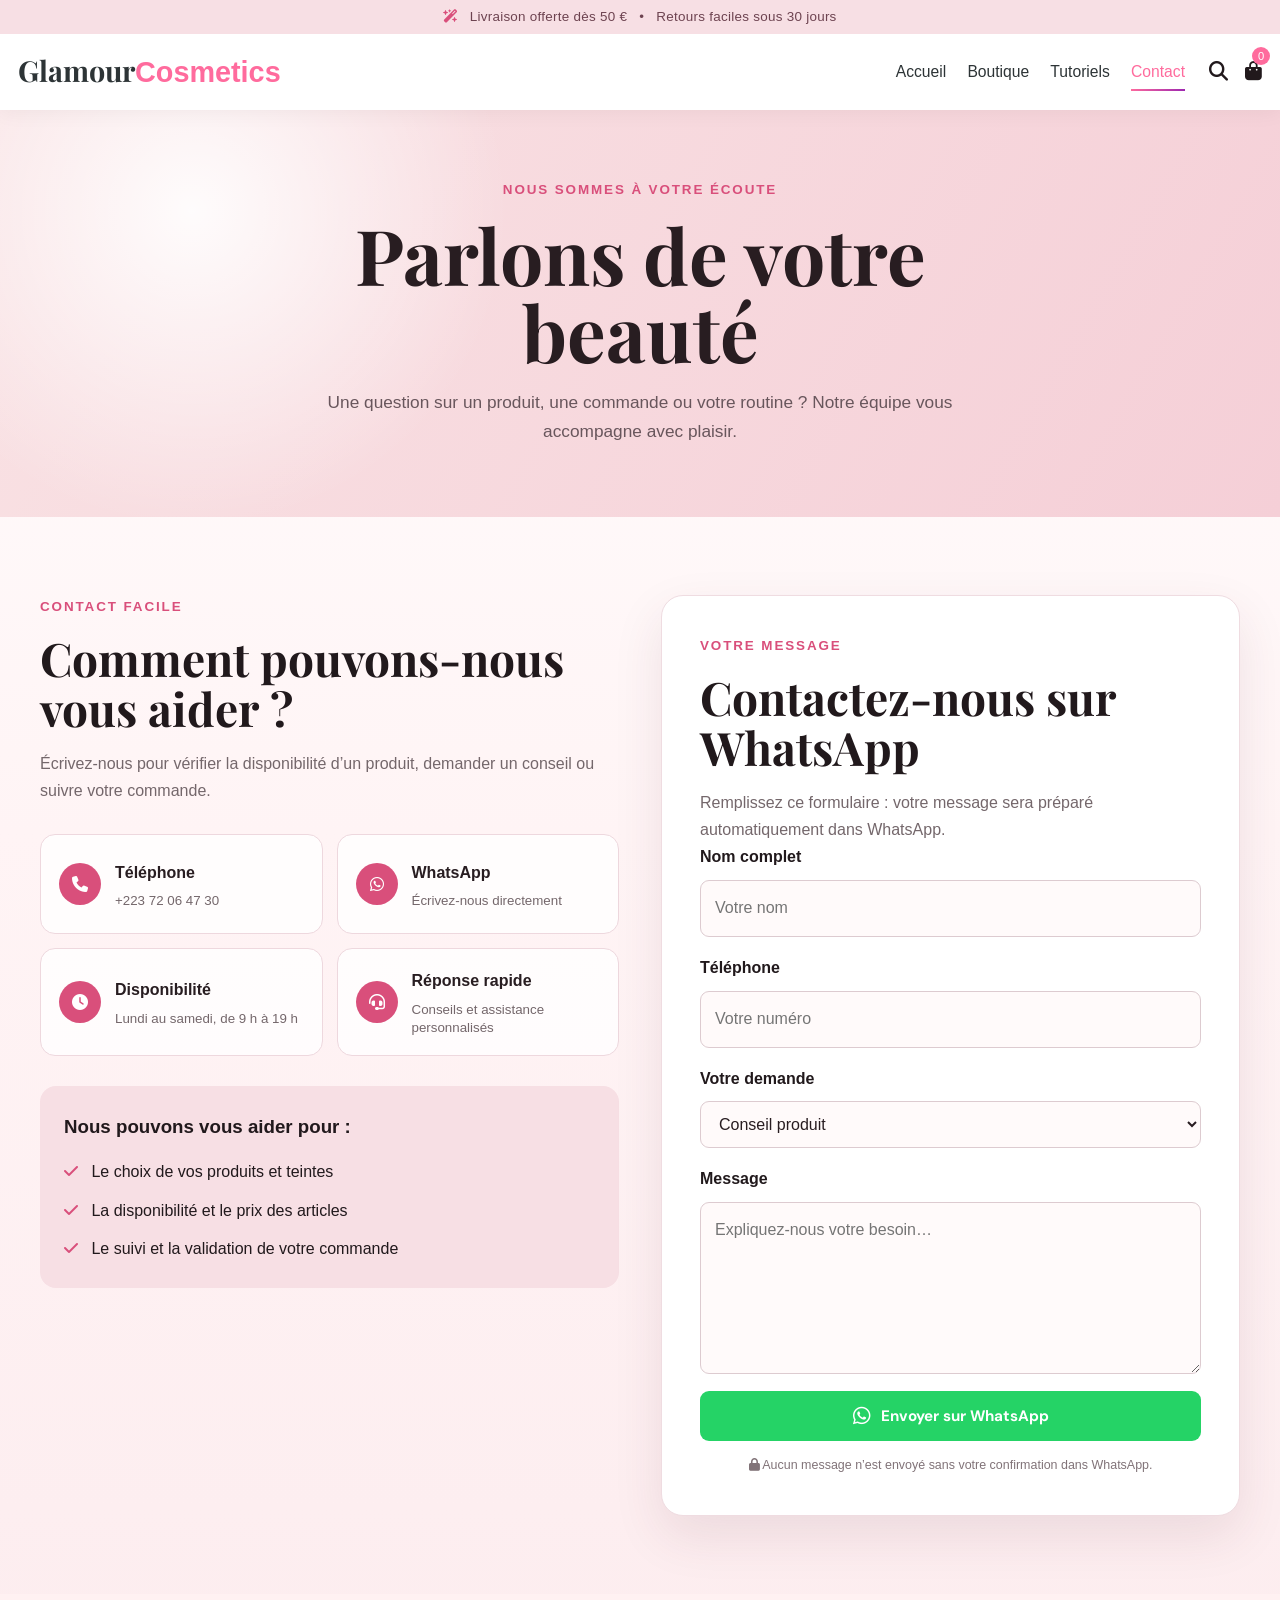
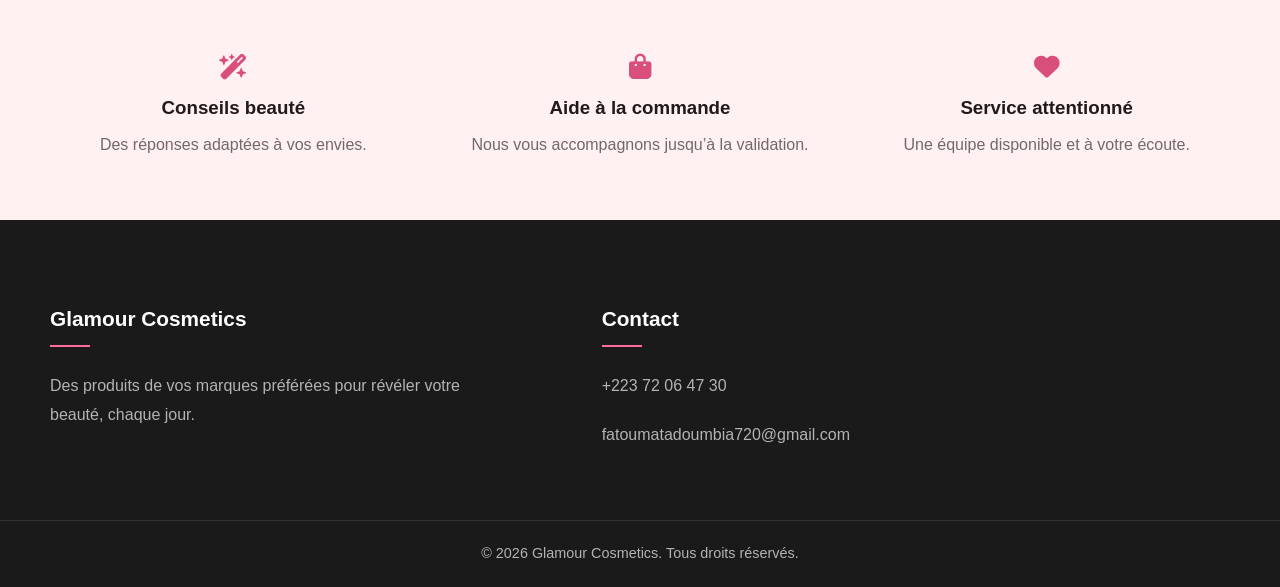
<file: contact.html>
<!DOCTYPE html>
<html lang="fr">
<head>
  <meta charset="UTF-8">
  <meta name="viewport" content="width=device-width, initial-scale=1.0">
  <meta name="description" content="Contactez Glamour Cosmetics pour vos questions, conseils beauté et commandes.">
  <title>Contact — Glamour Cosmetics</title>
  <link rel="preconnect" href="https://fonts.googleapis.com">
  <link rel="preconnect" href="https://fonts.gstatic.com" crossorigin>
  <link href="https://fonts.googleapis.com/css2?family=DM+Sans:wght@400;500;600;700&family=Playfair+Display:wght@500;600;700&display=swap" rel="stylesheet">
  <link rel="stylesheet" href="https://cdnjs.cloudflare.com/ajax/libs/font-awesome/6.4.0/css/all.min.css">
  <link rel="stylesheet" href="styles.css?v=20260716-contact">
  <link rel="stylesheet" href="home.css?v=20260716-contact">
  <link rel="stylesheet" href="contact.css?v=20260716-contact">
</head>
<body class="home-page contact-page">
  <div class="announcement-bar"><p><i class="fas fa-wand-magic-sparkles"></i> Livraison offerte dès 50 € <span>•</span> Retours faciles sous 30 jours</p></div>
  <header class="home-header">
    <nav aria-label="Navigation principale">
      <a href="index.html" class="logo">Glamour<span>Cosmetics</span></a>
      <div class="nav-links"><a href="index.html">Accueil</a><a href="boutique.html">Boutique</a><a href="tutoriels.html">Tutoriels</a><a href="contact.html" class="active">Contact</a></div>
      <div class="nav-icons"><a href="boutique.html#recherche" class="search-icon" aria-label="Rechercher un produit"><i class="fas fa-search"></i></a><a href="panier.html" class="cart-icon" aria-label="Voir le panier"><i class="fas fa-shopping-bag"></i><span class="cart-count">0</span></a></div>
      <div class="hamburger"><span></span><span></span><span></span></div>
    </nav>
  </header>

  <main>
    <section class="contact-hero">
      <div><p class="eyebrow">Nous sommes à votre écoute</p><h1>Parlons de votre beauté</h1><p>Une question sur un produit, une commande ou votre routine ? Notre équipe vous accompagne avec plaisir.</p></div>
    </section>

    <section class="contact-shell">
      <div class="contact-details">
        <p class="eyebrow">Contact facile</p>
        <h2>Comment pouvons-nous vous aider ?</h2>
        <p class="contact-lead">Écrivez-nous pour vérifier la disponibilité d’un produit, demander un conseil ou suivre votre commande.</p>

        <div class="contact-cards">
          <a class="contact-card" href="tel:+22372064730"><i class="fas fa-phone"></i><span><strong>Téléphone</strong><small>+223 72 06 47 30</small></span></a>
          <a class="contact-card" href="https://wa.me/22372064730" target="_blank" rel="noopener"><i class="fab fa-whatsapp"></i><span><strong>WhatsApp</strong><small>Écrivez-nous directement</small></span></a>
          <div class="contact-card"><i class="fas fa-clock"></i><span><strong>Disponibilité</strong><small>Lundi au samedi, de 9 h à 19 h</small></span></div>
          <div class="contact-card"><i class="fas fa-headset"></i><span><strong>Réponse rapide</strong><small>Conseils et assistance personnalisés</small></span></div>
        </div>

        <div class="contact-help"><h3>Nous pouvons vous aider pour :</h3><ul><li><i class="fas fa-check"></i> Le choix de vos produits et teintes</li><li><i class="fas fa-check"></i> La disponibilité et le prix des articles</li><li><i class="fas fa-check"></i> Le suivi et la validation de votre commande</li></ul></div>
      </div>

      <div class="contact-form-card">
        <p class="eyebrow">Votre message</p>
        <h2>Contactez-nous sur WhatsApp</h2>
        <p>Remplissez ce formulaire : votre message sera préparé automatiquement dans WhatsApp.</p>
        <form id="contact-form">
          <div class="form-row"><label for="contact-name">Nom complet</label><input id="contact-name" name="name" type="text" placeholder="Votre nom" required></div>
          <div class="form-row"><label for="contact-phone">Téléphone</label><input id="contact-phone" name="phone" type="tel" placeholder="Votre numéro" required></div>
          <div class="form-row"><label for="contact-subject">Votre demande</label><select id="contact-subject" name="subject"><option>Conseil produit</option><option>Disponibilité et prix</option><option>Suivi de commande</option><option>Autre demande</option></select></div>
          <div class="form-row"><label for="contact-message">Message</label><textarea id="contact-message" name="message" rows="5" placeholder="Expliquez-nous votre besoin…" required></textarea></div>
          <button type="submit" class="contact-submit"><i class="fab fa-whatsapp"></i> Envoyer sur WhatsApp</button>
          <p class="form-note"><i class="fas fa-lock"></i> Aucun message n’est envoyé sans votre confirmation dans WhatsApp.</p>
        </form>
      </div>
    </section>

    <section class="contact-reassurance"><article><i class="fas fa-wand-magic-sparkles"></i><h3>Conseils beauté</h3><p>Des réponses adaptées à vos envies.</p></article><article><i class="fas fa-bag-shopping"></i><h3>Aide à la commande</h3><p>Nous vous accompagnons jusqu’à la validation.</p></article><article><i class="fas fa-heart"></i><h3>Service attentionné</h3><p>Une équipe disponible et à votre écoute.</p></article></section>
  </main>

  <footer class="footer-minimal"><div class="footer-content"><div class="footer-section"><h3>Glamour Cosmetics</h3><p>Des produits de vos marques préférées pour révéler votre beauté, chaque jour.</p></div><div class="footer-section"><h3>Contact</h3><p><a href="tel:+22372064730">+223 72 06 47 30</a></p><p><a href="mailto:fatoumatadoumbia720@gmail.com">fatoumatadoumbia720@gmail.com</a></p></div></div><div class="footer-bottom"><p>&copy; 2026 Glamour Cosmetics. Tous droits réservés.</p></div></footer>

  <script src="script.js?v=20260716-contact"></script>
  <script>
    document.getElementById('contact-form').addEventListener('submit', function (event) {
      event.preventDefault();
      const data = new FormData(this);
      const message = `Bonjour Glamour Cosmetics,\n\nNom : ${data.get('name')}\nTéléphone : ${data.get('phone')}\nDemande : ${data.get('subject')}\n\nMessage : ${data.get('message')}`;
      window.open(`https://wa.me/22372064730?text=${encodeURIComponent(message)}`, '_blank', 'noopener');
    });
  </script>
</body>
</html>
</file>
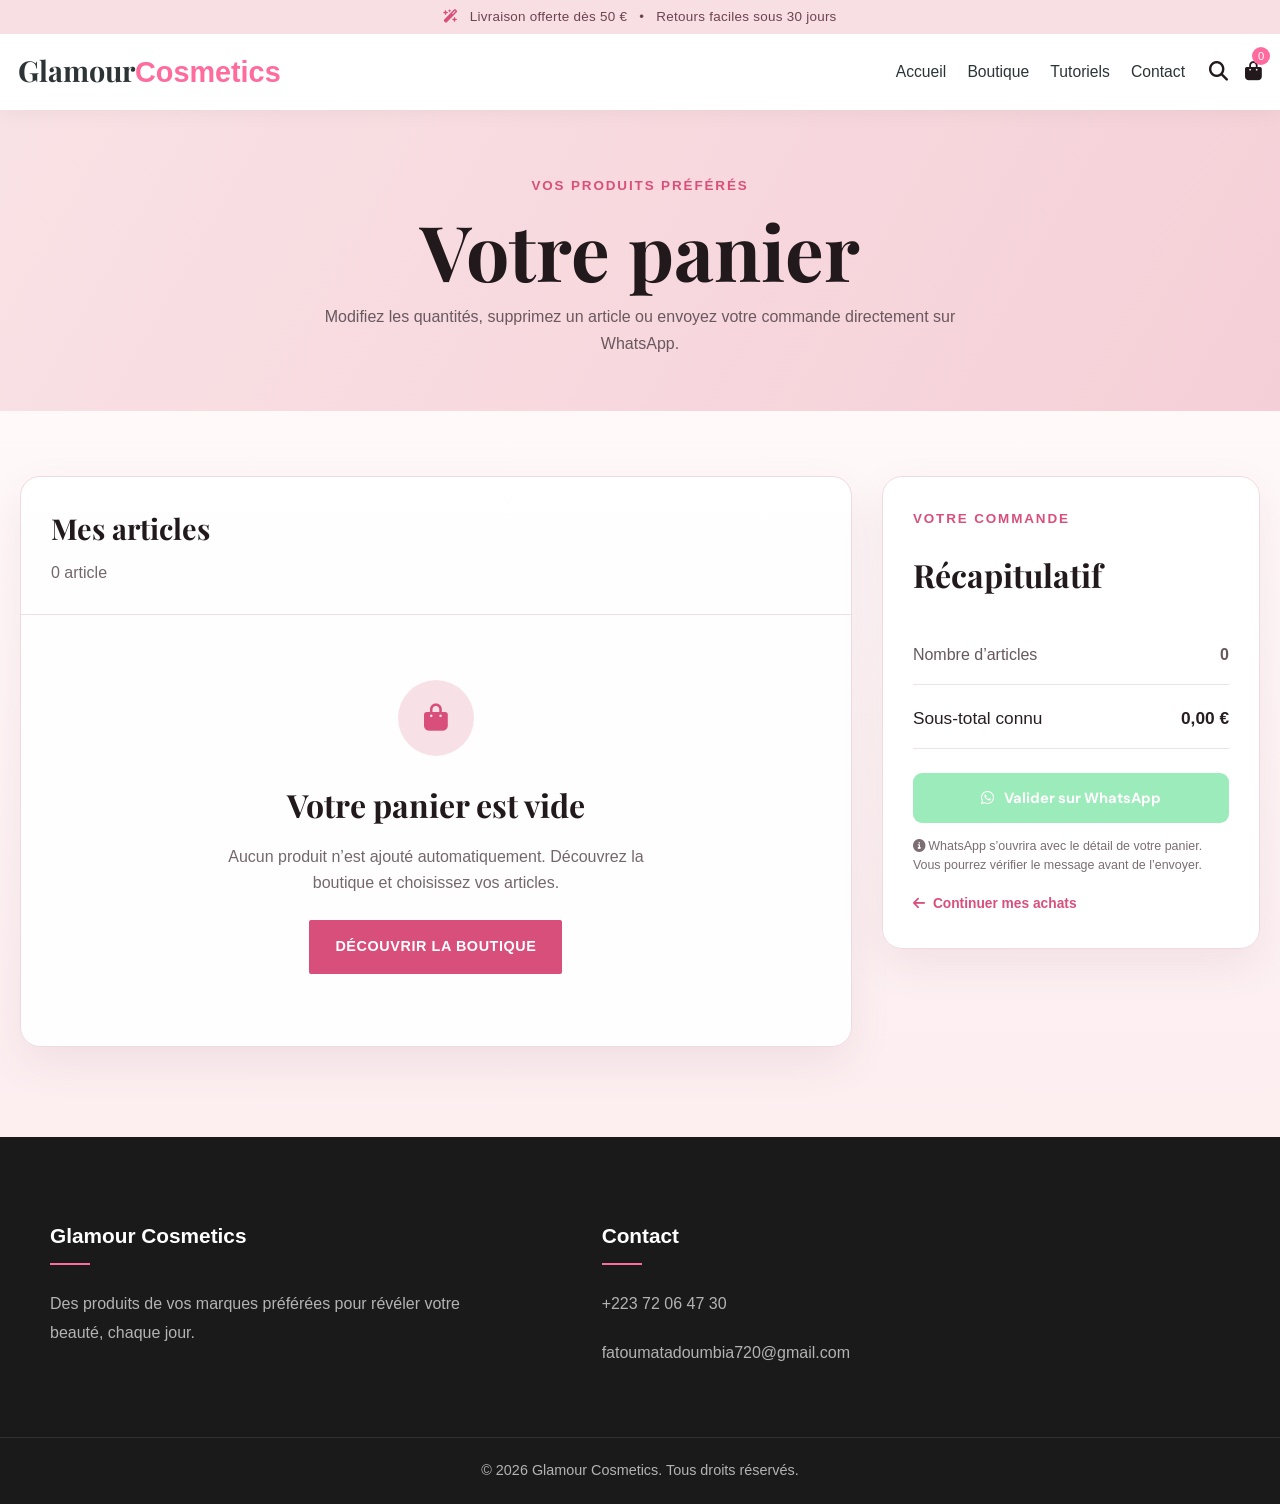
<file: panier.html>
<!DOCTYPE html>
<html lang="fr">
<head>
  <meta charset="UTF-8">
  <meta name="viewport" content="width=device-width, initial-scale=1.0">
  <meta name="description" content="Consultez et validez votre panier Glamour Cosmetics.">
  <title>Mon panier — Glamour Cosmetics</title>
  <link rel="preconnect" href="https://fonts.googleapis.com">
  <link rel="preconnect" href="https://fonts.gstatic.com" crossorigin>
  <link href="https://fonts.googleapis.com/css2?family=DM+Sans:wght@400;500;600;700&family=Playfair+Display:wght@500;600;700&display=swap" rel="stylesheet">
  <link rel="stylesheet" href="https://cdnjs.cloudflare.com/ajax/libs/font-awesome/6.4.0/css/all.min.css">
  <link rel="stylesheet" href="styles.css?v=20260716-cart-live">
  <link rel="stylesheet" href="home.css?v=20260716-cart-live">
  <link rel="stylesheet" href="cart.css?v=20260716-cart-live">
</head>
<body class="home-page cart-page">
  <div class="announcement-bar"><p><i class="fas fa-wand-magic-sparkles"></i> Livraison offerte dès 50 € <span>•</span> Retours faciles sous 30 jours</p></div>
  <header class="home-header">
    <nav aria-label="Navigation principale">
      <a href="index.html" class="logo">Glamour<span>Cosmetics</span></a>
      <div class="nav-links"><a href="index.html">Accueil</a><a href="boutique.html">Boutique</a><a href="tutoriels.html">Tutoriels</a><a href="contact.html">Contact</a></div>
      <div class="nav-icons"><a href="boutique.html#recherche" class="search-icon" aria-label="Rechercher un produit"><i class="fas fa-search"></i></a><a href="panier.html" class="cart-icon active" aria-label="Voir le panier"><i class="fas fa-shopping-bag"></i><span class="cart-count">0</span></a></div>
      <div class="hamburger"><span></span><span></span><span></span></div>
    </nav>
  </header>

  <main>
    <section class="cart-heading"><p class="eyebrow">Vos produits préférés</p><h1>Votre panier</h1><p>Modifiez les quantités, supprimez un article ou envoyez votre commande directement sur WhatsApp.</p></section>

    <section class="cart-layout">
      <div class="cart-products-panel">
        <div class="cart-panel-heading"><div><h2>Mes articles</h2><p id="cart-items-count">0 article</p></div><button id="clear-cart" class="clear-cart" type="button" hidden>Vider le panier</button></div>
        <div id="cart-items" class="cart-items-list" aria-live="polite"></div>
        <div id="empty-cart" class="empty-cart-state">
          <i class="fas fa-bag-shopping"></i>
          <h2>Votre panier est vide</h2>
          <p>Aucun produit n’est ajouté automatiquement. Découvrez la boutique et choisissez vos articles.</p>
          <a href="boutique.html" class="btn-primary">Découvrir la boutique</a>
        </div>
      </div>

      <aside class="cart-summary-card">
        <p class="eyebrow">Votre commande</p>
        <h2>Récapitulatif</h2>
        <div class="summary-line"><span>Nombre d’articles</span><strong id="summary-quantity">0</strong></div>
        <div class="summary-line summary-total"><span>Sous-total connu</span><strong id="summary-total">0,00 €</strong></div>
        <p id="pending-note" class="pending-note" hidden>Certains prix restent à confirmer avec notre équipe.</p>
        <button id="whatsapp-order" class="whatsapp-order" type="button" disabled><i class="fab fa-whatsapp"></i> Valider sur WhatsApp</button>
        <p class="order-note"><i class="fas fa-circle-info"></i> WhatsApp s’ouvrira avec le détail de votre panier. Vous pourrez vérifier le message avant de l’envoyer.</p>
        <a href="boutique.html" class="continue-link"><i class="fas fa-arrow-left"></i> Continuer mes achats</a>
      </aside>
    </section>
  </main>

  <footer class="footer-minimal"><div class="footer-content"><div class="footer-section"><h3>Glamour Cosmetics</h3><p>Des produits de vos marques préférées pour révéler votre beauté, chaque jour.</p></div><div class="footer-section"><h3>Contact</h3><p><a href="tel:+22372064730">+223 72 06 47 30</a></p><p><a href="mailto:fatoumatadoumbia720@gmail.com">fatoumatadoumbia720@gmail.com</a></p></div></div><div class="footer-bottom"><p>&copy; 2026 Glamour Cosmetics. Tous droits réservés.</p></div></footer>

  <script src="script.js?v=20260716-cart-live"></script>
  <script>
    document.addEventListener('DOMContentLoaded', () => {
      const cartItems = document.getElementById('cart-items');
      const emptyState = document.getElementById('empty-cart');
      const countText = document.getElementById('cart-items-count');
      const summaryQuantity = document.getElementById('summary-quantity');
      const summaryTotal = document.getElementById('summary-total');
      const pendingNote = document.getElementById('pending-note');
      const clearButton = document.getElementById('clear-cart');
      const orderButton = document.getElementById('whatsapp-order');
      const cartApi = window.glamourCart;
      const read = () => cartApi ? cartApi.read() : JSON.parse(localStorage.getItem('glamourCosmeticsCart') || '[]');
      const write = (cart) => cartApi ? cartApi.write(cart) : localStorage.setItem('glamourCosmeticsCart', JSON.stringify(cart));
      const money = (value) => new Intl.NumberFormat('fr-FR', { style: 'currency', currency: 'EUR' }).format(value);
      const safe = (value) => String(value || '').replace(/[&<>"]/g, char => ({'&':'&amp;','<':'&lt;','>':'&gt;','"':'&quot;'}[char]));
      const hasPrice = (item) => Number.isFinite(Number(item.price)) && Number(item.price) > 0 && !item.pricePending;

      function renderCart() {
        const cart = read().filter(item => item && item.name && Number(item.quantity || 0) > 0);
        const quantity = cart.reduce((sum, item) => sum + Number(item.quantity || 0), 0);
        const total = cart.reduce((sum, item) => sum + (hasPrice(item) ? Number(item.price) * Number(item.quantity || 0) : 0), 0);
        const pending = cart.some(item => !hasPrice(item));

        cartItems.innerHTML = cart.map((item, index) => `
          <article class="live-cart-item" data-index="${index}">
            <div class="live-item-image"><img src="${safe(item.image)}" alt="${safe(item.name)}"></div>
            <div class="live-item-info"><p class="item-brand">Glamour Cosmetics</p><h3>${safe(item.name)}</h3><p class="live-item-price">${hasPrice(item) ? money(Number(item.price)) : 'Prix à confirmer'}</p></div>
            <div class="quantity-control" aria-label="Quantité de ${safe(item.name)}"><button type="button" data-action="decrease" aria-label="Diminuer">−</button><input type="number" min="1" max="99" value="${Number(item.quantity || 1)}" aria-label="Quantité"><button type="button" data-action="increase" aria-label="Augmenter">+</button></div>
            <div class="live-item-total">${hasPrice(item) ? money(Number(item.price) * Number(item.quantity || 0)) : 'À confirmer'}</div>
            <button class="remove-item" type="button" data-action="remove" aria-label="Supprimer ${safe(item.name)}"><i class="fas fa-trash"></i><span>Supprimer</span></button>
          </article>`).join('');

        emptyState.hidden = cart.length > 0;
        cartItems.hidden = cart.length === 0;
        clearButton.hidden = cart.length === 0;
        orderButton.disabled = cart.length === 0;
        countText.textContent = `${quantity} article${quantity > 1 ? 's' : ''}`;
        summaryQuantity.textContent = quantity;
        summaryTotal.textContent = money(total);
        pendingNote.hidden = !pending;
      }

      cartItems.addEventListener('click', event => {
        const button = event.target.closest('button[data-action]');
        if (!button) return;
        const index = Number(button.closest('.live-cart-item').dataset.index);
        const cart = read();
        if (!cart[index]) return;
        if (button.dataset.action === 'increase') cart[index].quantity = Math.min(99, Number(cart[index].quantity || 1) + 1);
        if (button.dataset.action === 'decrease') cart[index].quantity = Math.max(1, Number(cart[index].quantity || 1) - 1);
        if (button.dataset.action === 'remove') cart.splice(index, 1);
        write(cart);
        renderCart();
      });

      cartItems.addEventListener('change', event => {
        if (!event.target.matches('input[type="number"]')) return;
        const index = Number(event.target.closest('.live-cart-item').dataset.index);
        const cart = read();
        if (!cart[index]) return;
        cart[index].quantity = Math.max(1, Math.min(99, Number(event.target.value || 1)));
        write(cart);
        renderCart();
      });

      clearButton.addEventListener('click', () => {
        if (window.confirm('Voulez-vous vraiment vider votre panier ?')) {
          write([]);
          renderCart();
        }
      });

      orderButton.addEventListener('click', () => {
        const cart = read();
        if (!cart.length) return;
        const lines = cart.map((item, index) => `${index + 1}. ${item.name} × ${item.quantity} — ${hasPrice(item) ? money(Number(item.price) * Number(item.quantity)) : 'prix à confirmer'}`);
        const knownTotal = cart.reduce((sum, item) => sum + (hasPrice(item) ? Number(item.price) * Number(item.quantity || 0) : 0), 0);
        const message = `Bonjour Glamour Cosmetics,\n\nJe souhaite valider cette commande :\n\n${lines.join('\n')}\n\nSous-total connu : ${money(knownTotal)}\n\nMerci de me confirmer la disponibilité, les prix restants et la livraison.`;
        window.open(`https://wa.me/22372064730?text=${encodeURIComponent(message)}`, '_blank', 'noopener');
      });

      renderCart();
    });
  </script>
</body>
</html>
</file>
<file: styles.css>
/* Reset et styles de base */
* {
    margin: 0;
    padding: 0;
    box-sizing: border-box;
    font-family: 'Segoe UI', Tahoma, Geneva, Verdana, sans-serif;
}

:root {
    --primary-color: #ff6b9d;
    --secondary-color: #9c27b0;
    --accent-color: #ff9800;
    --dark-color: #2d3436;
    --light-color: #f8f9fa;
    --text-color: #4a4a4a;
    --white: #fff;
    --transition: all 0.4s cubic-bezier(0.25, 0.8, 0.25, 1);
    --gradient: linear-gradient(135deg, var(--primary-color), var(--secondary-color));
    --box-shadow: 0 10px 30px rgba(0, 0, 0, 0.1);
    --hover-shadow: 0 15px 35px rgba(0, 0, 0, 0.2);
}

html {
    scroll-behavior: smooth;
}

body {
    line-height: 1.8;
    color: var(--text-color);
    background-color: #fafafa;
    overflow-x: hidden;
    font-weight: 400;
    -webkit-font-smoothing: antialiased;
    -moz-osx-font-smoothing: grayscale;
}

a {
    text-decoration: none;
    color: inherit;
}

ul {
    list-style: none;
}

.container {
    max-width: 1200px;
    margin: 0 auto;
    padding: 0 20px;
}

/* Animations */
@keyframes fadeIn {
    from { opacity: 0; transform: translateY(20px); }
    to { opacity: 1; transform: translateY(0); }
}

@keyframes slideInLeft {
    from { opacity: 0; transform: translateX(-30px); }
    to { opacity: 1; transform: translateX(0); }
}

@keyframes slideInRight {
    from { opacity: 0; transform: translateX(30px); }
    to { opacity: 1; transform: translateX(0); }
}

/* Header et Navigation */
header {
    position: fixed;
    top: 0;
    left: 0;
    width: 100%;
    background: rgba(255, 255, 255, 0.98);
    backdrop-filter: blur(10px);
    -webkit-backdrop-filter: blur(10px);
    box-shadow: 0 2px 20px rgba(0, 0, 0, 0.05);
    z-index: 1000;
    transition: var(--transition);
    padding: 15px 0;
}

nav {
    display: flex;
    justify-content: space-between;
    align-items: center;
    width: min(100% - 40px, 1200px);
    margin: 0 auto;
    gap: 28px;
}

.logo {
    font-size: 1.8rem;
    font-weight: 700;
    color: var(--dark-color);
    white-space: nowrap;
}

.logo span {
    color: var(--primary-color);
}

.nav-links {
    display: flex;
    justify-content: center;
    gap: clamp(18px, 3vw, 42px);
    margin-left: auto;
}

.nav-links a {
    font-weight: 600;
    position: relative;
    transition: var(--transition);
    padding: 5px 0;
    color: var(--dark-color);
}

.nav-links a::after {
    content: '';
    position: absolute;
    width: 0;
    height: 2px;
    bottom: 0;
    left: 0;
    background: var(--gradient);
    transition: var(--transition);
}

.nav-links a:hover::after,
.nav-links a.active::after {
    width: 100%;
}

.nav-links a:hover,
.nav-links a.active {
    color: var(--primary-color);
}

.nav-icons {
    display: flex;
    gap: 20px;
    font-size: 1.2rem;
    flex: 0 0 auto;
}

.cart-icon {
    position: relative;
}

.cart-count {
    position: absolute;
    top: -8px;
    right: -8px;
    background-color: var(--primary-color);
    color: white;
    border-radius: 50%;
    width: 18px;
    height: 18px;
    font-size: 0.7rem;
    display: flex;
    align-items: center;
    justify-content: center;
}

.hamburger {
    display: none;
    flex-direction: column;
    gap: 5px;
    cursor: pointer;
    border-radius: 4px;
}

.hamburger:focus-visible,
a:focus-visible,
button:focus-visible,
input:focus-visible,
select:focus-visible {
    outline: 3px solid rgba(255, 107, 157, 0.35);
    outline-offset: 3px;
}

body.menu-open {
    overflow: hidden;
}

.product-card[hidden] {
    display: none;
}

.result-count {
    margin-left: auto;
    color: #666;
    font-size: 0.92rem;
}

.add-to-cart.added {
    background: #2e7d32 !important;
    border-color: #2e7d32 !important;
    color: white !important;
}

.quick-view-modal {
    position: fixed;
    inset: 0;
    z-index: 2000;
    display: grid;
    place-items: center;
    padding: 20px;
    background: rgba(25, 18, 22, 0.72);
}

.quick-view-dialog {
    position: relative;
    display: grid;
    grid-template-columns: minmax(220px, 1fr) 1fr;
    gap: 30px;
    width: min(820px, 100%);
    max-height: 90vh;
    overflow: auto;
    padding: 28px;
    border-radius: 18px;
    background: white;
    box-shadow: var(--hover-shadow);
}

.quick-view-dialog img {
    width: 100%;
    height: 340px;
    border-radius: 12px;
    object-fit: cover;
}

.quick-view-dialog h2 {
    margin: 8px 0 16px;
    color: var(--dark-color);
    font-family: 'Playfair Display', serif;
}

.modal-price {
    margin-bottom: 18px;
    color: var(--primary-color);
    font-size: 1.35rem;
    font-weight: 700;
}

.modal-close {
    position: absolute;
    top: 10px;
    right: 14px;
    z-index: 1;
    width: 40px;
    height: 40px;
    border: 0;
    background: white;
    border-radius: 50%;
    color: #333;
    font-size: 1.8rem;
    cursor: pointer;
}

.hamburger span {
    display: block;
    width: 25px;
    height: 2px;
    background-color: var(--dark-color);
    transition: var(--transition);
}

/* Hero Section */
.hero {
    height: 100vh;
    display: flex;
    align-items: center;
    text-align: left;
    background: linear-gradient(135deg, rgba(0, 0, 0, 0.6), rgba(0, 0, 0, 0.4)), 
                url('images/hero-bg.jpg') center/cover no-repeat fixed;
    color: var(--white);
    padding: 0 10%;
    position: relative;
    overflow: hidden;
}

.hero::before {
    content: '';
    position: absolute;
    top: 0;
    left: 0;
    right: 0;
    bottom: 0;
    background: radial-gradient(circle at 30% 50%, rgba(255, 107, 157, 0.2) 0%, transparent 50%);
    z-index: 0;
}

.hero-content {
    max-width: 600px;
    position: relative;
    z-index: 1;
    animation: fadeIn 1s ease-out;
}

.hero h1 {
    font-size: 3.5rem;
    margin-bottom: 20px;
    line-height: 1.2;
    text-shadow: 0 2px 10px rgba(0, 0, 0, 0.3);
}

.hero p {
    font-size: 1.2rem;
    margin-bottom: 30px;
    opacity: 0.9;
    text-shadow: 0 1px 5px rgba(0, 0, 0, 0.3);
}

.cta-button {
    display: inline-block;
    padding: 15px 40px;
    background: var(--gradient);
    color: var(--white);
    border-radius: 50px;
    font-weight: 600;
    text-transform: uppercase;
    letter-spacing: 1.5px;
    transition: var(--transition);
    border: none;
    cursor: pointer;
    position: relative;
    overflow: hidden;
    box-shadow: 0 5px 15px rgba(255, 107, 157, 0.4);
    z-index: 1;
}

.cta-button::before {
    content: '';
    position: absolute;
    top: 0;
    left: 0;
    width: 0;
    height: 100%;
    background: linear-gradient(135deg, var(--secondary-color), var(--primary-color));
    transition: var(--transition);
    z-index: -1;
}

.cta-button:hover {
    transform: translateY(-3px);
    box-shadow: 0 8px 25px rgba(255, 107, 157, 0.5);
}

.cta-button:hover::before {
    width: 100%;
}

.cta-button i {
    margin-left: 10px;
    transition: var(--transition);
}

.cta-button:hover i {
    transform: translateX(5px);
}

/* Features Section */
.features {
    display: flex;
    justify-content: space-around;
    padding: 80px 0;
    background-color: #fff9fb;
}

.feature {
    text-align: center;
    padding: 0 20px;
    max-width: 300px;
}

.feature i {
    font-size: 2.5rem;
    color: var(--primary-color);
    margin-bottom: 20px;
}

.feature h3 {
    margin-bottom: 15px;
    color: var(--dark-color);
}

/* Products Section */
.products {
    padding: 100px 0;
    text-align: center;
}

.products h2 {
    font-size: 2.5rem;
    margin-bottom: 60px;
    color: var(--dark-color);
    position: relative;
    display: inline-block;
}

.products h2::after {
    content: '';
    position: absolute;
    bottom: -10px;
    left: 50%;
    transform: translateX(-50%);
    width: 80px;
    height: 3px;
    background: var(--gradient);
}

.product-grid {
    display: grid;
    grid-template-columns: repeat(auto-fit, minmax(280px, 1fr));
    gap: 30px;
    padding: 0 20px;
    margin-top: 50px;
}

.product-card {
    background: white;
    border-radius: 15px;
    overflow: hidden;
    box-shadow: var(--box-shadow);
    transition: var(--transition);
    position: relative;
    transform: translateY(0);
}

.product-card:hover {
    transform: translateY(-10px);
    box-shadow: var(--hover-shadow);
}

.product-card::before {
    content: '';
    position: absolute;
    top: 0;
    left: 0;
    width: 100%;
    height: 100%;
    background: var(--gradient);
    opacity: 0;
    transition: var(--transition);
    z-index: 1;
    pointer-events: none;
}

.product-card:hover::before {
    opacity: 0.1;
}

.product-badge {
    position: absolute;
    top: 15px;
    right: 15px;
    background-color: var(--primary-color);
    color: white;
    border-radius: 20px;
    font-size: 0.8rem;
    font-weight: 600;
}

.product-card img {
    width: 100%;
    height: 250px;
    object-fit: cover;
}

.product-card h3 {
    margin: 20px 0 10px;
    color: var(--dark-color);
    font-size: 1.2rem;
}

.price {
    font-size: 1.3rem;
    font-weight: 700;
    color: var(--primary-color);
    margin-bottom: 15px;
    display: block;
}

.add-to-cart {
    display: block;
    width: 80%;
    margin: 0 auto 20px;
    padding: 10px 0;
    background: transparent;
    border: 2px solid var(--primary-color);
    color: var(--primary-color);
    border-radius: 50px;
    font-weight: 600;
    cursor: pointer;
    transition: var(--transition);
}

.add-to-cart:hover {
    background: var(--primary-color);
    color: white;
}

/* Newsletter Section */
.newsletter {
    background: linear-gradient(45deg, #6a11cb, #2575fc);
    color: white;
    padding: 80px 0;
    text-align: center;
}

.newsletter-content {
    max-width: 600px;
    margin: 0 auto;
    padding: 0 20px;
}

.newsletter h2 {
    font-size: 2.2rem;
    margin-bottom: 20px;
}

.newsletter p {
    margin-bottom: 30px;
    font-size: 1.1rem;
}

#newsletter-form {
    display: flex;
    max-width: 500px;
    margin: 0 auto;
}

#newsletter-form input {
    flex: 1;
    padding: 15px 20px;
    border: none;
    border-radius: 50px 0 0 50px;
    font-size: 1rem;
    outline: none;
}

#newsletter-form button {
    padding: 0 30px;
    background: var(--primary-color);
    color: white;
    border: none;
    border-radius: 0 50px 50px 0;
    font-weight: 600;
    cursor: pointer;
    transition: var(--transition);
}

#newsletter-form button:hover {
    background: #ff4d8d;
}

/* Footer */
footer {
    background-color: #1a1a1a;
    color: #b3b3b3;
    padding: 80px 0 0;
}

.footer-content {
    display: grid;
    grid-template-columns: repeat(auto-fit, minmax(200px, 1fr));
    gap: 40px;
    padding: 0 50px;
    margin-bottom: 50px;
}

.footer-section h3 {
    color: white;
    margin-bottom: 25px;
    font-size: 1.3rem;
    position: relative;
    padding-bottom: 10px;
}

.footer-section h3::after {
    content: '';
    position: absolute;
    bottom: 0;
    left: 0;
    width: 40px;
    height: 2px;
    background: var(--primary-color);
}

.footer-section p {
    margin-bottom: 20px;
    line-height: 1.8;
    overflow-wrap: anywhere;
}

.footer-section p a { color: inherit; transition: var(--transition); }
.footer-section p a:hover { color: var(--primary-color); }
.footer-minimal .footer-content { grid-template-columns: minmax(0,1.2fr) minmax(260px,.8fr); max-width: 900px; }
.footer-minimal .footer-section:last-child { justify-self: end; }
@media (max-width: 640px) {
    .footer-minimal .footer-content { grid-template-columns: 1fr; }
    .footer-minimal .footer-section:last-child { justify-self: start; }
}

.social-icons {
    display: flex;
    gap: 15px;
    margin-top: 20px;
}

.social-icons a {
    display: flex;
    align-items: center;
    justify-content: center;
    width: 40px;
    height: 40px;
    background: rgba(255, 255, 255, 0.1);
    border-radius: 50%;
    transition: var(--transition);
}

.social-icons a:hover {
    background: var(--primary-color);
    color: white;
    transform: translateY(-3px);
}

.footer-section ul li {
    margin-bottom: 15px;
}

.footer-section ul li a {
    transition: var(--transition);
    display: inline-block;
}

.footer-section ul li a:hover {
    color: var(--primary-color);
    transform: translateX(5px);
}

.footer-section i {
    margin-right: 10px;
    color: var(--primary-color);
    width: 20px;
    text-align: center;
}

.footer-bottom {
    text-align: center;
    padding: 20px 0;
    border-top: 1px solid rgba(255, 255, 255, 0.1);
    font-size: 0.9rem;
}

/* Animations */
@keyframes fadeInUp {
    from {
        opacity: 0;
        transform: translateY(30px);
    }
    to {
        opacity: 1;
        transform: translateY(0);
    }
}

/* Responsive Design */
@media (max-width: 992px) {
    .nav-links {
        position: fixed;
        top: 80px;
        left: -100%;
        width: 80%;
        height: calc(100vh - 80px);
        background: white;
        flex-direction: column;
        align-items: center;
        justify-content: flex-start;
        padding-top: 40px;
        transition: var(--transition);
        box-shadow: 2px 0 10px rgba(0, 0, 0, 0.1);
        margin-left: 0;
    }

    .nav-links.active {
        left: 0;
    }

    .hamburger {
        display: flex;
    }

    .hero h1 {
        font-size: 2.5rem;
    }

    .features {
        flex-direction: column;
        align-items: center;
        gap: 40px;
    }

    .feature {
        margin-bottom: 20px;
    }

    .footer-content {
        grid-template-columns: 1fr;
        padding: 0 30px;
    }
}

@media (max-width: 576px) {
    nav {
        width: min(100% - 30px, 1200px);
        gap: 15px;
    }

    .logo {
        font-size: 1.25rem;
    }

    .nav-icons {
        gap: 14px;
    }

    .hero h1 {
        font-size: 2rem;
    }

    .cta-button {
        padding: 12px 30px;
    }

    #newsletter-form {
        flex-direction: column;
        gap: 10px;
    }

    #newsletter-form input,
    #newsletter-form button {
        border-radius: 50px;
        width: 100%;
    }

    .hero {
        min-height: 680px;
        height: auto;
        padding: 130px 7% 70px;
        background-attachment: scroll;
    }

    .quick-view-dialog {
        grid-template-columns: 1fr;
        padding: 18px;
    }

    .quick-view-dialog img {
        height: 230px;
    }
}

.shop-header {
    padding: 150px 20px 70px;
    text-align: center;
    color: white;
    background:
        linear-gradient(135deg, rgba(45, 52, 54, 0.82), rgba(156, 39, 176, 0.66)),
        url('images/hero-bg.jpg') center 38% / cover no-repeat;
}

.shop-header h1 {
    margin-bottom: 10px;
    font-family: 'Playfair Display', Georgia, serif;
    font-size: clamp(2.3rem, 6vw, 4rem);
    line-height: 1.1;
}

.shop-header p {
    max-width: 650px;
    margin: 0 auto;
    font-size: 1.05rem;
}

.site-search-modal {
    position: fixed;
    inset: 0;
    z-index: 2200;
    display: grid;
    place-items: start center;
    padding: 120px 20px 30px;
    background: rgba(35, 24, 29, 0.62);
    backdrop-filter: blur(7px);
}

.site-search-dialog {
    position: relative;
    width: min(100%, 650px);
    padding: 34px;
    border-radius: 18px;
    background: white;
    box-shadow: 0 24px 70px rgba(35, 24, 29, 0.28);
}

.site-search-dialog h2 {
    margin: 0 40px 18px 0;
    color: var(--dark-color);
    font-size: clamp(1.5rem, 4vw, 2rem);
}

.site-search-dialog .sr-only {
    position: absolute;
    width: 1px;
    height: 1px;
    padding: 0;
    margin: -1px;
    overflow: hidden;
    clip: rect(0, 0, 0, 0);
    white-space: nowrap;
    border: 0;
}

.site-search-dialog form {
    display: flex;
    gap: 10px;
}

.site-search-dialog input {
    flex: 1;
    min-width: 0;
    padding: 13px 18px;
    border: 1px solid #e1cfd6;
    border-radius: 999px;
    font: inherit;
}

.site-search-dialog button[type="submit"] {
    padding: 13px 22px;
    border: 0;
    border-radius: 999px;
    color: white;
    background: var(--primary-color);
    cursor: pointer;
    font-weight: 700;
}

.site-search-close {
    position: absolute;
    top: 16px;
    right: 18px;
    width: 38px;
    height: 38px;
    border: 0;
    border-radius: 50%;
    color: var(--dark-color);
    background: #f8edf1;
    cursor: pointer;
    font-size: 1.45rem;
}

.search-results-summary {
    max-width: 1200px;
    margin: 22px auto 0;
    padding: 14px 20px;
    color: var(--dark-color);
    text-align: center;
    font-weight: 600;
}

@media (max-width: 576px) {
    .site-search-modal {
        padding-top: 90px;
    }

    .site-search-dialog {
        padding: 28px 20px 22px;
    }

    .site-search-dialog form {
        flex-direction: column;
    }
}
</file>
<file: home.css>
﻿:root {
  --home-pink: #d94f7b;
  --home-pink-dark: #b83261;
  --home-blush: #f9e8e8;
  --home-cream: #fffaf8;
  --home-ink: #21191c;
  --home-muted: #74676b;
}
.home-page { font-family: 'DM Sans', sans-serif; color: var(--home-ink); background: #fff; }
.home-page h1,.home-page h2 { font-family: 'Playfair Display', Georgia, serif; }
.announcement-bar { position: fixed; inset: 0 0 auto; z-index: 1100; height: 34px; display: grid; place-items: center; padding: 0 16px; color: #6d4350; background: #f7dfe4; font-size: .84rem; letter-spacing: .02em; }
.announcement-bar p { margin: 0; }.announcement-bar i { margin-right: 7px; color: var(--home-pink); }.announcement-bar span { padding: 0 8px; }
header.home-header { top: 34px; padding: 11px 0; background: rgba(255,255,255,.98); }
.home-header nav { width: min(100% - 36px, 1320px); gap: 24px; }
.home-header .logo { font-family: 'Playfair Display', serif; font-size: 1.8rem; }
.home-header .nav-links { gap: clamp(14px,1.65vw,28px); }
.home-header .nav-links a { font-size: .98rem; font-weight: 500; white-space: nowrap; }
.home-header .nav-icons { gap: 17px; }
.home-page main { padding-top: 108px; }
.home-hero { display: grid; grid-template-columns: 1fr 1fr; min-height: 525px; max-width: 1400px; margin: 0 auto; overflow: hidden; background: linear-gradient(105deg,#fae9e7 0%,#f8e4e3 54%,#f3d7d9 100%); }
.home-hero-copy { align-self: center; max-width: 620px; padding: 58px 6vw; z-index: 2; }
.eyebrow { margin: 0 0 14px; color: var(--home-pink); font-size: .84rem; font-weight: 700; letter-spacing: .14em; text-transform: uppercase; }
.home-hero h1 { margin: 0 0 20px; color: var(--home-ink); font-size: clamp(2.25rem,3.8vw,4.15rem); line-height: 1.02; letter-spacing: -.025em; }
.home-hero h1 em { display: block; color: var(--home-pink); font-style: normal; }
.hero-description { max-width: 500px; margin-bottom: 28px; color: #5f5357; font-size: 1.06rem; line-height: 1.7; }
.hero-actions { display: flex; align-items: center; flex-wrap: wrap; gap: 24px; }
.home-page .btn-primary { display: inline-flex; align-items: center; justify-content: center; padding: 14px 26px; border-radius: 2px; color: #fff; background: var(--home-pink); font-size: .9rem; font-weight: 700; letter-spacing: .04em; text-transform: uppercase; transition: .25s ease; }
.home-page .btn-primary:hover { background: var(--home-pink-dark); transform: translateY(-2px); }
.text-link { color: var(--home-ink); font-size: .98rem; font-weight: 700; }.text-link i { margin-left: 7px; font-size: .75em; transition: transform .2s; }.text-link:hover i { transform: translateX(4px); }
.home-hero-visual { position: relative; min-height: 525px; overflow: hidden; }
.hero-slides { position: absolute; inset: 30px 58px 46px; overflow: hidden; border-radius: 18px; background: #f3dadd; box-shadow: 0 18px 42px rgba(97,48,63,.15); }
.hero-slide { position: absolute; inset: 0; display: grid; place-items: center; opacity: 0; visibility: hidden; background: linear-gradient(135deg,#f7e2e5,#efd2d8); transition: opacity .75s ease,visibility .75s ease; }
.hero-slide.active { opacity: 1; visibility: visible; z-index: 1; }
.hero-slide img { display: block; width: auto; height: auto; max-width: calc(100% - 28px); max-height: calc(100% - 28px); object-fit: contain; object-position: center; transition: opacity .5s ease; }
.hero-slide.active img { transform: none; }
.hero-carousel-dots { position: absolute; left: 50%; bottom: 18px; z-index: 3; display: flex; gap: 9px; transform: translateX(-50%); padding: 8px 12px; border-radius: 999px; background: rgba(255,255,255,.75); backdrop-filter: blur(8px); }
.hero-carousel-dots button { width: 9px; height: 9px; padding: 0; border: 0; border-radius: 50%; background: #c7a8b1; cursor: pointer; transition: width .25s ease,background .25s ease; }
.hero-carousel-dots button.active { width: 25px; border-radius: 999px; background: var(--home-pink); }
.home-benefits { position: relative; z-index: 3; display: grid; grid-template-columns: repeat(4,1fr); width: min(100% - 80px,1200px); margin: -22px auto 0; padding: 21px 26px; background: #fff; box-shadow: 0 12px 35px rgba(69,37,47,.1); }
.home-benefits article { display: flex; align-items: center; gap: 15px; padding: 4px 22px; border-right: 1px solid #ecdfe1; }.home-benefits article:last-child { border: 0; }
.home-benefits i { color: var(--home-pink); font-size: 1.4rem; }.home-benefits h2 { margin: 0 0 2px; font-family: 'DM Sans',sans-serif; font-size: .83rem; text-transform: uppercase; }.home-benefits p { margin: 0; color: var(--home-muted); font-size: .72rem; line-height: 1.35; }
.home-section { width: min(100% - 36px,1280px); margin: 0 auto; padding: 86px 0; }
.section-heading { margin-bottom: 36px; }.section-heading.centered { text-align: center; }.section-heading .eyebrow { margin-bottom: 8px; }.section-heading h2 { margin: 0; font-size: clamp(2rem,3.3vw,3rem); line-height: 1.15; }
.section-intro { max-width: 720px; margin: 16px auto 0; color: var(--home-muted); font-size: 1.05rem; line-height: 1.7; }
.heading-row { display: flex; align-items: end; justify-content: space-between; gap: 24px; }
.categories-section { position: relative; width: min(100% - 36px,1320px); padding: 78px 42px; overflow: hidden; border: 1px solid #f3dfe4; border-radius: 22px; background: linear-gradient(135deg,#fffafa 0%,#fcebed 55%,#fff7f6 100%); }
.categories-section::before,.categories-section::after { content: ''; position: absolute; border-radius: 50%; background: rgba(217,79,123,.07); pointer-events: none; }
.categories-section::before { width: 240px; height: 240px; top: -130px; left: -80px; }
.categories-section::after { width: 300px; height: 300px; right: -150px; bottom: -190px; }
.categories-section .section-heading { position: relative; z-index: 1; margin-bottom: 44px; }
.categories-section .section-heading h2 { font-size: clamp(2.25rem,3.6vw,3.35rem); }
.category-grid { position: relative; z-index: 1; display: grid; grid-template-columns: repeat(4,1fr); gap: 32px; max-width: 1120px; margin: 0 auto; }
.category-card { padding: 8px 6px 14px; border-radius: 18px; text-align: center; transition: transform .35s ease,background .35s ease,box-shadow .35s ease; }
.category-card > span { position: relative; display: block; width: min(100%,205px); aspect-ratio: 1; margin: 0 auto 20px; padding: 7px; overflow: hidden; border: 2px solid rgba(217,79,123,.15); border-radius: 50%; background: #fff; box-shadow: 0 9px 24px rgba(100,45,62,.1); transition: transform .4s cubic-bezier(.2,.8,.2,1),box-shadow .4s ease,border-color .4s ease; }
.category-card img { width: 100%; height: 100%; border-radius: 50%; object-fit: cover; transition: transform .5s cubic-bezier(.2,.8,.2,1),filter .4s ease; }
.category-card:hover,.category-card:focus-visible { transform: translateY(-7px); background: rgba(255,255,255,.66); box-shadow: 0 18px 36px rgba(116,53,72,.1); }
.category-card:hover > span,.category-card:focus-visible > span { transform: scale(1.06); border-color: rgba(217,79,123,.6); box-shadow: 0 16px 34px rgba(190,80,112,.28),0 0 0 8px rgba(217,79,123,.08); }
.category-card:hover img,.category-card:focus-visible img { transform: scale(1.12) rotate(-2deg); filter: saturate(1.08) contrast(1.03); }
.category-card:nth-child(even):hover img,.category-card:nth-child(even):focus-visible img { transform: scale(1.12) rotate(2deg); }
.category-card h3 { margin: 0 0 6px; color: var(--home-ink); font-size: 1.08rem; letter-spacing: .025em; text-transform: uppercase; transition: color .3s ease; }
.category-card p { margin: 0; color: var(--home-muted); font-size: .88rem; transition: color .3s ease; }
.category-card:hover h3,.category-card:hover p,.category-card:focus-visible h3,.category-card:focus-visible p { color: var(--home-pink-dark); }
.category-card:hover p i,.category-card:focus-visible p i { transform: translateX(4px); }
.category-card p i { transition: transform .3s ease; }
.bestsellers-section { padding-top: 58px; }.home-products.shop-grid { grid-template-columns: repeat(4,1fr); gap: 22px; max-width: none; padding: 0; margin: 0; }.home-products .product-card { border: 1px solid #f0e6e8; border-radius: 4px; box-shadow: none; }.home-products .product-card:hover { box-shadow: 0 15px 32px rgba(66,34,44,.12); }.home-products .product-image { height: 295px; }.home-products .product-info { padding: 17px; }.home-products .product-title { min-height: 46px; margin-bottom: 5px; font-size: 1rem; }.product-rating { margin-bottom: 12px; color: #e5a52e; font-size: .78rem; letter-spacing: .06em; }.product-rating span { color: #8a7d81; letter-spacing: 0; }.home-products .product-price { align-items: flex-end; gap: 8px; }.home-products .price { font-size: 1rem; }.home-products .old-price { display: block; margin: 2px 0 0; }.home-products .add-to-cart { padding: 7px 11px; white-space: nowrap; font-size: .75rem; }.sale-badge { background: #b83261 !important; }
.home-promos { display: grid; grid-template-columns: 1fr 1fr; gap: 24px; padding-top: 38px; }.promo-card { position: relative; display: grid; grid-template-columns: 1.1fr .9fr; min-height: 260px; overflow: hidden; background: #fae2e5; }.promo-card:nth-child(2) { background: #f4d9d9; }.promo-card > div { align-self: center; padding: 38px; z-index: 2; }.promo-card h2 { margin: 0 0 22px; font-size: clamp(1.7rem,2.7vw,2.5rem); line-height: 1.08; }.promo-card img { width: 100%; height: 100%; object-fit: cover; mix-blend-mode: multiply; }
.promo-makeup img { object-position: 56% center; mix-blend-mode: normal; transition: transform .5s ease,filter .5s ease; }
.promo-makeup:hover img { transform: scale(1.06); filter: saturate(1.08); }
.beauty-story { padding-top: 44px; }
.tutorial-callout { position: relative; max-width: 920px; margin: 0 auto; padding: 64px 40px; overflow: hidden; border: 1px solid #f0d9df; border-radius: 22px; background: linear-gradient(135deg,#fff8f7,#f9e3e7); text-align: center; box-shadow: 0 16px 42px rgba(93,42,58,.09); }
.tutorial-callout::before,.tutorial-callout::after { content: ''; position: absolute; border-radius: 50%; background: rgba(217,79,123,.08); pointer-events: none; }
.tutorial-callout::before { width: 220px; height: 220px; top: -120px; left: -80px; }
.tutorial-callout::after { width: 280px; height: 280px; right: -150px; bottom: -180px; }
.tutorial-callout > * { position: relative; z-index: 1; }
.tutorial-icon { display: grid; place-items: center; width: 58px; height: 58px; margin: 0 auto 18px; border-radius: 50%; color: #fff; background: var(--home-pink); box-shadow: 0 10px 25px rgba(217,79,123,.28); }
.tutorial-icon i { margin-left: 3px; font-size: 1rem; }
.tutorial-callout h2 { max-width: 700px; margin: 0 auto 16px; font-size: clamp(2rem,3.6vw,3.3rem); line-height: 1.12; }
.tutorial-callout > p:not(.eyebrow) { max-width: 680px; margin: 0 auto 25px; color: var(--home-muted); font-size: 1.06rem; line-height: 1.7; }
.tutorial-callout .btn-primary { gap: 10px; }
.tutorial-callout .btn-primary i { font-size: .75rem; transition: transform .25s ease; }
.tutorial-callout .btn-primary:hover i { transform: translateX(4px); }
.values-strip { display: grid; grid-template-columns: repeat(4,1fr); gap: 20px; padding: 40px max(24px,calc((100% - 1280px)/2)); background: #fff2f2; text-align: center; }.values-strip i { margin-bottom: 12px; color: var(--home-pink); font-size: 1.55rem; }.values-strip h3 { margin: 0 0 5px; font-size: 1rem; text-transform: uppercase; }.values-strip p { margin: 0; color: var(--home-muted); font-size: .84rem; }
.home-newsletter { margin-top: 0; background: #2d2226; }.home-newsletter .newsletter-content { max-width: 680px; }.home-newsletter .eyebrow { color: #f0a8bc; }.sr-only { position: absolute; width: 1px; height: 1px; padding: 0; margin: -1px; overflow: hidden; clip: rect(0,0,0,0); white-space: nowrap; border: 0; }
@media (max-width:1100px) { .home-header .nav-links { display: none; position: fixed; }.home-header .nav-links.active { display: flex; }.home-header .hamburger { display: flex; }.home-benefits { width: min(100% - 40px,900px); grid-template-columns: 1fr 1fr; }.home-benefits article:nth-child(2) { border-right: 0; }.home-benefits article { padding: 12px 22px; }.home-products.shop-grid { grid-template-columns: repeat(2,1fr); }.category-grid { gap: 16px; } }
@media (max-width:760px) { .announcement-bar { font-size: .67rem; }.announcement-bar span { padding: 0 4px; }.home-page main { padding-top: 101px; }.home-header .logo { font-size: 1.22rem; }.home-hero { grid-template-columns: 1fr; }.home-hero-copy { padding: 44px 28px 26px; }.home-hero h1 { font-size: clamp(2.2rem,10.5vw,3.25rem); }.home-hero-visual { min-height: 360px; }.hero-slides { inset: 16px 24px 44px; border-radius: 14px; }.hero-slide img { width: auto; height: auto; max-width: calc(100% - 20px); max-height: calc(100% - 20px); object-position: center; }.home-benefits { grid-template-columns: 1fr 1fr; margin-top: 0; width: 100%; box-shadow: none; }.categories-section { width: min(100% - 28px,1260px); padding: 58px 18px; }.category-grid { grid-template-columns: repeat(2,1fr); gap: 16px; }.category-card > span { width: min(100%,155px); }.category-card:last-child { grid-column: auto; width: auto; justify-self: auto; }.home-promos { grid-template-columns: 1fr; }.tutorial-callout { padding: 48px 22px; }.tutorial-callout h2 { font-size: clamp(1.9rem,8.8vw,2.7rem); }.values-strip { grid-template-columns: 1fr 1fr; }.heading-row { align-items: start; flex-direction: column; }.home-section { width: min(100% - 36px,1200px); padding: 64px 0; } }
@media (max-width:520px) { .home-header .nav-icons { margin-left: auto; }.home-benefits { grid-template-columns: 1fr; }.home-benefits article,.home-benefits article:nth-child(2) { border: 0; border-bottom: 1px solid #ecdfe1; }.home-products.shop-grid { grid-template-columns: 1fr; }.home-products .product-image { height: 350px; }.promo-card { grid-template-columns: 1fr; }.promo-card > div { padding: 30px; }.promo-card img { height: 190px; }.values-strip { grid-template-columns: 1fr; }.category-card > span { max-width: 145px; } }
</file>
<file: contact.css>
.contact-page { background: linear-gradient(180deg,#fff 0,#fff4f5 38%,#fbe8eb 100%); }
.contact-page main { padding-top: 108px; }
.contact-hero { display: grid; place-items: center; min-height: 330px; padding: 70px 24px; background: radial-gradient(circle at 15% 25%,rgba(255,255,255,.9),transparent 28%),linear-gradient(120deg,#f9e2e4,#f5cfd7); text-align: center; }
.contact-hero > div { max-width: 790px; }.contact-hero h1 { margin: 0 0 18px; font-family: 'Playfair Display',serif; font-size: clamp(2.8rem,6vw,5rem); line-height: 1; color: #281d21; }.contact-hero p:last-child { max-width: 650px; margin: 0 auto; color: #68565c; font-size: 1.08rem; line-height: 1.7; }
.contact-shell { display: grid; grid-template-columns: 1fr 1fr; gap: 42px; width: min(100% - 36px,1200px); margin: 0 auto; padding: 78px 0; }
.contact-details h2,.contact-form-card h2 { margin: 0 0 16px; font-family: 'Playfair Display',serif; font-size: clamp(2rem,3.6vw,3.25rem); line-height: 1.1; }.contact-lead,.contact-form-card > p:not(.eyebrow) { color: #74676b; line-height: 1.7; }
.contact-cards { display: grid; grid-template-columns: 1fr 1fr; gap: 14px; margin: 30px 0; }.contact-card { display: flex; align-items: center; gap: 14px; min-height: 100px; padding: 18px; border: 1px solid #eed8de; border-radius: 15px; color: #281d21; background: rgba(255,255,255,.82); transition: .25s ease; }.contact-card:hover { transform: translateY(-3px); border-color: #d94f7b; box-shadow: 0 12px 30px rgba(102,47,65,.1); }.contact-card > i { display: grid; place-items: center; flex: 0 0 42px; width: 42px; height: 42px; border-radius: 50%; color: #fff; background: #d94f7b; }.contact-card span { display: grid; gap: 5px; }.contact-card small { color: #74676b; line-height: 1.35; }
.contact-help { padding: 24px; border-radius: 16px; background: #f7dfe4; }.contact-help h3 { margin: 0 0 14px; }.contact-help ul { display: grid; gap: 10px; margin: 0; padding: 0; list-style: none; }.contact-help i { margin-right: 9px; color: #d94f7b; }
.contact-form-card { padding: 38px; border: 1px solid #efdce1; border-radius: 22px; background: #fff; box-shadow: 0 20px 50px rgba(92,43,59,.1); }.form-row { display: grid; gap: 8px; margin-bottom: 17px; }.form-row label { font-weight: 700; }.form-row input,.form-row select,.form-row textarea { width: 100%; padding: 13px 14px; border: 1px solid #ddcbd0; border-radius: 9px; color: #281d21; background: #fffafa; font: inherit; outline: none; }.form-row textarea { resize: vertical; }.form-row input:focus,.form-row select:focus,.form-row textarea:focus { border-color: #d94f7b; box-shadow: 0 0 0 3px rgba(217,79,123,.12); }
.contact-submit { display: inline-flex; align-items: center; justify-content: center; gap: 10px; width: 100%; padding: 15px 22px; border: 0; border-radius: 9px; color: #fff; background: #25d366; font: 700 .95rem 'DM Sans',sans-serif; cursor: pointer; transition: .25s ease; }.contact-submit:hover { transform: translateY(-2px); background: #1db954; }.contact-submit i { font-size: 1.25rem; }.form-note { margin: 13px 0 0; color: #817378; font-size: .78rem; text-align: center; }
.contact-reassurance { display: grid; grid-template-columns: repeat(3,1fr); gap: 20px; padding: 42px max(24px,calc((100% - 1200px)/2)); background: #fff1f2; text-align: center; }.contact-reassurance article { padding: 18px; }.contact-reassurance i { margin-bottom: 12px; color: #d94f7b; font-size: 1.6rem; }.contact-reassurance h3 { margin: 0 0 6px; }.contact-reassurance p { margin: 0; color: #74676b; }
@media (max-width:850px) { .contact-shell { grid-template-columns: 1fr; }.contact-hero { min-height: 280px; }.contact-reassurance { grid-template-columns: 1fr; } }
@media (max-width:560px) { .contact-page main { padding-top: 101px; }.contact-shell { padding: 54px 0; }.contact-cards { grid-template-columns: 1fr; }.contact-form-card { padding: 26px 20px; }.contact-hero h1 { font-size: 2.75rem; } }
</file>
<file: cart.css>
.cart-page { background: linear-gradient(180deg,#fff 0,#fff5f6 45%,#fbe8eb 100%); }.cart-page main { padding-top: 108px; min-height: 75vh; }
.cart-heading { padding: 66px 24px 54px; background: linear-gradient(120deg,#f9e2e5,#f5cfd7); text-align: center; }.cart-heading h1 { margin: 0 0 14px; font-family: 'Playfair Display',serif; font-size: clamp(2.8rem,6vw,4.8rem); line-height: 1; }.cart-heading > p:last-child { max-width: 680px; margin: 0 auto; color: #69585e; line-height: 1.7; }
.cart-layout { display: grid; grid-template-columns: minmax(0,1.65fr) minmax(310px,.75fr); gap: 30px; width: min(100% - 36px,1240px); margin: 0 auto; padding: 65px 0 90px; align-items: start; }
.cart-products-panel,.cart-summary-card { border: 1px solid #efdae0; border-radius: 20px; background: rgba(255,255,255,.94); box-shadow: 0 16px 44px rgba(95,44,61,.08); }.cart-products-panel { overflow: hidden; }.cart-panel-heading { display: flex; align-items: center; justify-content: space-between; gap: 20px; padding: 26px 30px; border-bottom: 1px solid #f0dfe3; }.cart-panel-heading h2 { margin: 0 0 4px; font-family: 'Playfair Display',serif; font-size: 1.8rem; }.cart-panel-heading p { margin: 0; color: #74676b; }.clear-cart { border: 0; color: #a23d5d; background: transparent; font: 700 .86rem 'DM Sans',sans-serif; cursor: pointer; }
.live-cart-item { display: grid; grid-template-columns: 105px minmax(160px,1fr) auto 110px auto; gap: 20px; align-items: center; padding: 24px 30px; border-bottom: 1px solid #f0e3e6; }.live-cart-item:last-child { border-bottom: 0; }.live-item-image { width: 105px; height: 115px; overflow: hidden; border-radius: 12px; background: #faedef; }.live-item-image img { width: 100%; height: 100%; object-fit: cover; }.item-brand { margin: 0 0 5px; color: #d94f7b; font-size: .72rem; font-weight: 700; letter-spacing: .08em; text-transform: uppercase; }.live-item-info h3 { margin: 0 0 9px; font-size: 1rem; line-height: 1.35; }.live-item-price { margin: 0; color: #6f6266; font-weight: 600; }
.quantity-control { display: grid; grid-template-columns: 34px 42px 34px; overflow: hidden; border: 1px solid #decbd0; border-radius: 8px; }.quantity-control button,.quantity-control input { height: 38px; border: 0; background: #fff; text-align: center; font: 600 1rem 'DM Sans',sans-serif; }.quantity-control button { color: #d94f7b; cursor: pointer; }.quantity-control input { width: 42px; border-inline: 1px solid #eadce0; appearance: textfield; }.quantity-control input::-webkit-inner-spin-button { appearance: none; }.live-item-total { min-width: 90px; font-weight: 700; text-align: right; }.remove-item { display: grid; gap: 4px; place-items: center; border: 0; color: #9a6b78; background: transparent; font: 500 .7rem 'DM Sans',sans-serif; cursor: pointer; }.remove-item:hover { color: #c02f5c; }
.empty-cart-state { padding: 65px 25px 72px; text-align: center; }.empty-cart-state[hidden] { display: none; }.empty-cart-state > i { display: grid; place-items: center; width: 76px; height: 76px; margin: 0 auto 20px; border-radius: 50%; color: #d94f7b; background: #f8e1e6; font-size: 1.7rem; }.empty-cart-state h2 { margin: 0 0 10px; font-family: 'Playfair Display',serif; font-size: 2rem; }.empty-cart-state p { max-width: 480px; margin: 0 auto 24px; color: #74676b; line-height: 1.65; }
.cart-summary-card { position: sticky; top: 125px; padding: 30px; }.cart-summary-card h2 { margin: 0 0 24px; font-family: 'Playfair Display',serif; font-size: 2rem; }.summary-line { display: flex; justify-content: space-between; gap: 20px; padding: 14px 0; border-bottom: 1px solid #f0e2e5; color: #66585d; }.summary-total { margin-top: 4px; color: #281d21; font-size: 1.08rem; }.pending-note { padding: 12px; border-radius: 9px; color: #7f5f34; background: #fff4da; font-size: .82rem; line-height: 1.5; }.whatsapp-order { display: flex; align-items: center; justify-content: center; gap: 10px; width: 100%; margin: 24px 0 14px; padding: 15px; border: 0; border-radius: 9px; color: #fff; background: #25d366; font: 700 .92rem 'DM Sans',sans-serif; cursor: pointer; }.whatsapp-order:disabled { cursor: not-allowed; opacity: .45; }.whatsapp-order:not(:disabled):hover { background: #1db954; }.order-note { color: #7b6d72; font-size: .78rem; line-height: 1.55; }.continue-link { display: inline-flex; align-items: center; gap: 8px; margin-top: 16px; color: #d94f7b; font-weight: 700; font-size: .86rem; }
@media (max-width:1000px) { .cart-layout { grid-template-columns: 1fr; }.cart-summary-card { position: static; }.live-cart-item { grid-template-columns: 90px minmax(150px,1fr) auto; }.live-item-image { width: 90px; height: 100px; }.live-item-total { grid-column: 2; text-align: left; }.remove-item { grid-column: 3; grid-row: 2; } }
@media (max-width:650px) { .cart-page main { padding-top: 101px; }.cart-heading { padding: 48px 22px 40px; }.cart-layout { width: min(100% - 24px,1240px); padding: 38px 0 65px; }.cart-panel-heading { padding: 22px 18px; }.live-cart-item { grid-template-columns: 78px 1fr; gap: 14px; padding: 20px 18px; }.live-item-image { width: 78px; height: 90px; }.quantity-control { grid-column: 2; }.live-item-total { grid-column: 2; }.remove-item { grid-column: 2; grid-row: auto; justify-self: start; display: flex; }.cart-summary-card { padding: 24px 20px; } }
</file>
